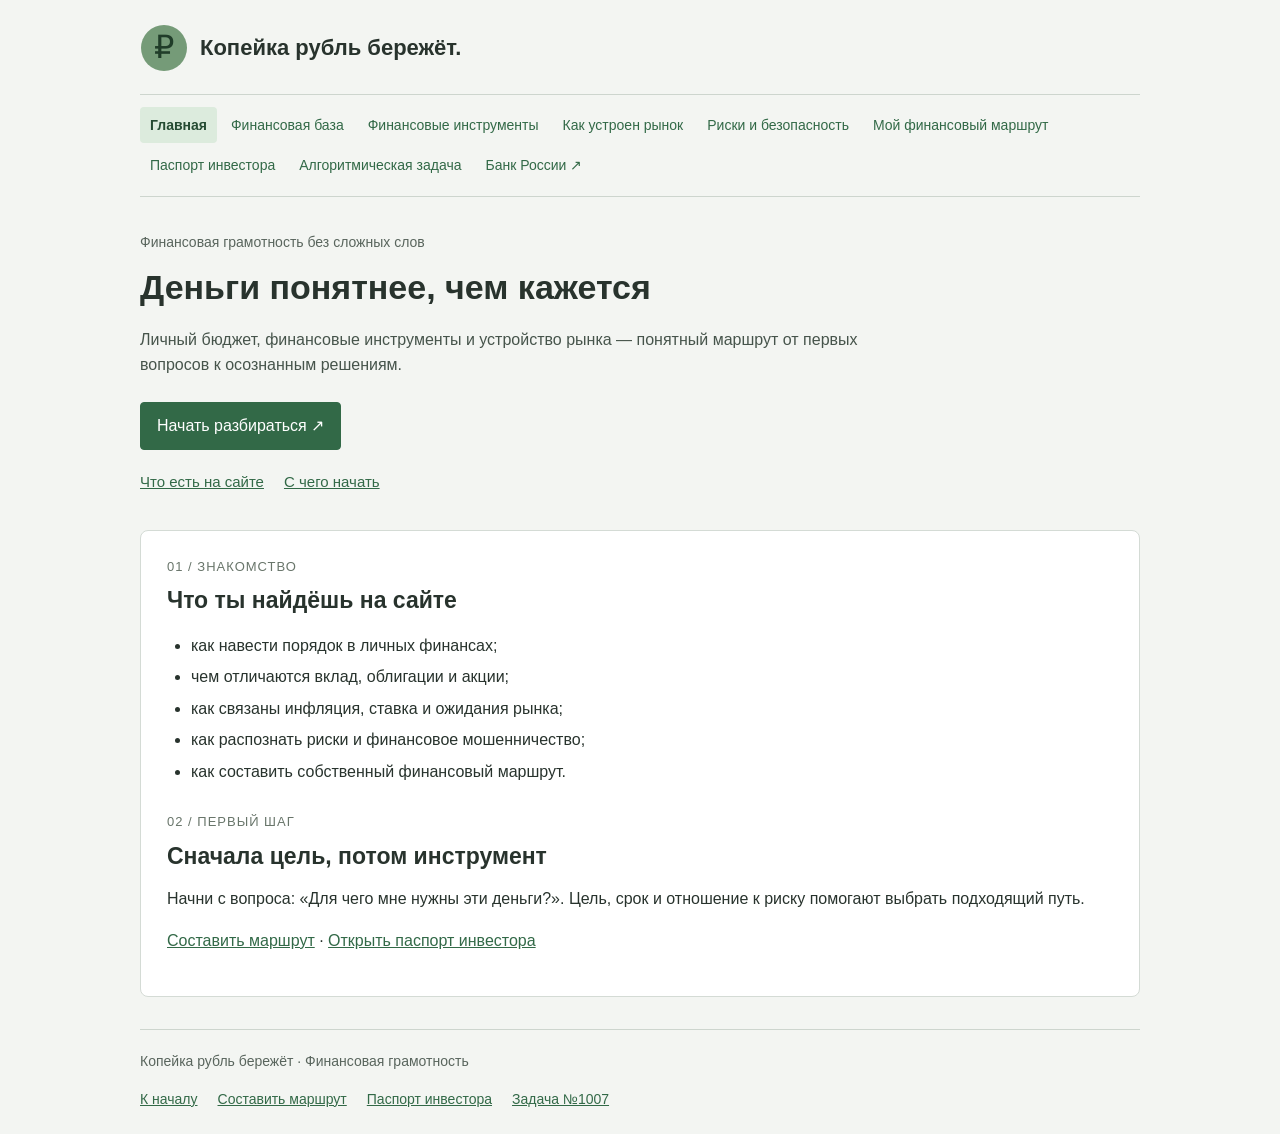
<file: index.html>
<!DOCTYPE html>
<html lang="ru">
<head>
    <meta charset="UTF-8">
    <meta name="viewport" content="width=device-width, initial-scale=1">
    <title>Копейка рубль бережёт</title>
    <link rel="stylesheet" href="style.css">
</head>

<body id="top">

<header class="header container">
    <a class="brand" href="index.html">
        <img src="images/logo.svg"
             alt="Монета со знаком рубля"
             width="48" height="48">
        Копейка рубль бережёт.
    </a>

    <nav class="primary-nav" aria-label="Основная навигация">
        <a href="index.html" class="active" aria-current="page">Главная</a>
        <a href="basics.html">Финансовая база</a>
        <a href="instruments.html">Финансовые инструменты</a>
        <a href="market.html">Как устроен рынок</a>
        <a href="safety.html">Риски и безопасность</a>
        <a href="planner.html">Мой финансовый маршрут</a>
        <a href="passport.html">Паспорт инвестора</a>
        <a href="task.html">Алгоритмическая задача</a>
        <a href="https://www.cbr.ru/"
           target="_blank" rel="noopener noreferrer">Банк России ↗</a>
    </nav>
</header>

<main class="container">
    <div class="hero">
        <span class="eyebrow">
            Финансовая грамотность без сложных слов
        </span>

        <h1>Деньги понятнее, чем кажется</h1>

        <p class="intro">
            Личный бюджет, финансовые инструменты и устройство рынка —
            понятный маршрут от первых вопросов к осознанным решениям.
        </p>
    </div>

    <a class="button-link" href="basics.html">
        Начать разбираться ↗
    </a>

    <nav class="section-nav" aria-label="Разделы страницы">
        <a href="#content">Что есть на сайте</a>
        <a href="#start">С чего начать</a>
    </nav>

    <div class="cards">
        <section class="card" id="content">
            <span class="card-number">01 / ЗНАКОМСТВО</span>
            <h2>Что ты найдёшь на сайте</h2>

            <ul>
                <li>как навести порядок в личных финансах;</li>
                <li>чем отличаются вклад, облигации и акции;</li>
                <li>как связаны инфляция, ставка и ожидания рынка;</li>
                <li>как распознать риски и финансовое мошенничество;</li>
                <li>как составить собственный финансовый маршрут.</li>
            </ul>
        </section>

        <section class="card" id="start">
            <span class="card-number">02 / ПЕРВЫЙ ШАГ</span>
            <h2>Сначала цель, потом инструмент</h2>

            <p>
                Начни с вопроса: «Для чего мне нужны эти деньги?».
                Цель, срок и отношение к риску помогают выбрать
                подходящий путь.
            </p>

            <p>
                <a href="planner.html#route-form">Составить маршрут</a>
                ·
                <a href="passport.html">Открыть паспорт инвестора</a>
            </p>
        </section>
    </div>
</main>

<footer class="footer container">
    <p>Копейка рубль бережёт · Финансовая грамотность</p>

    <nav aria-label="Навигация внизу страницы">
        <a href="#top">К началу</a>
        <a href="planner.html#route-form">Составить маршрут</a>
        <a href="passport.html">Паспорт инвестора</a>
        <a href="task.html">Задача №1007</a>
    </nav>
</footer>

</body>
</html>
</file>
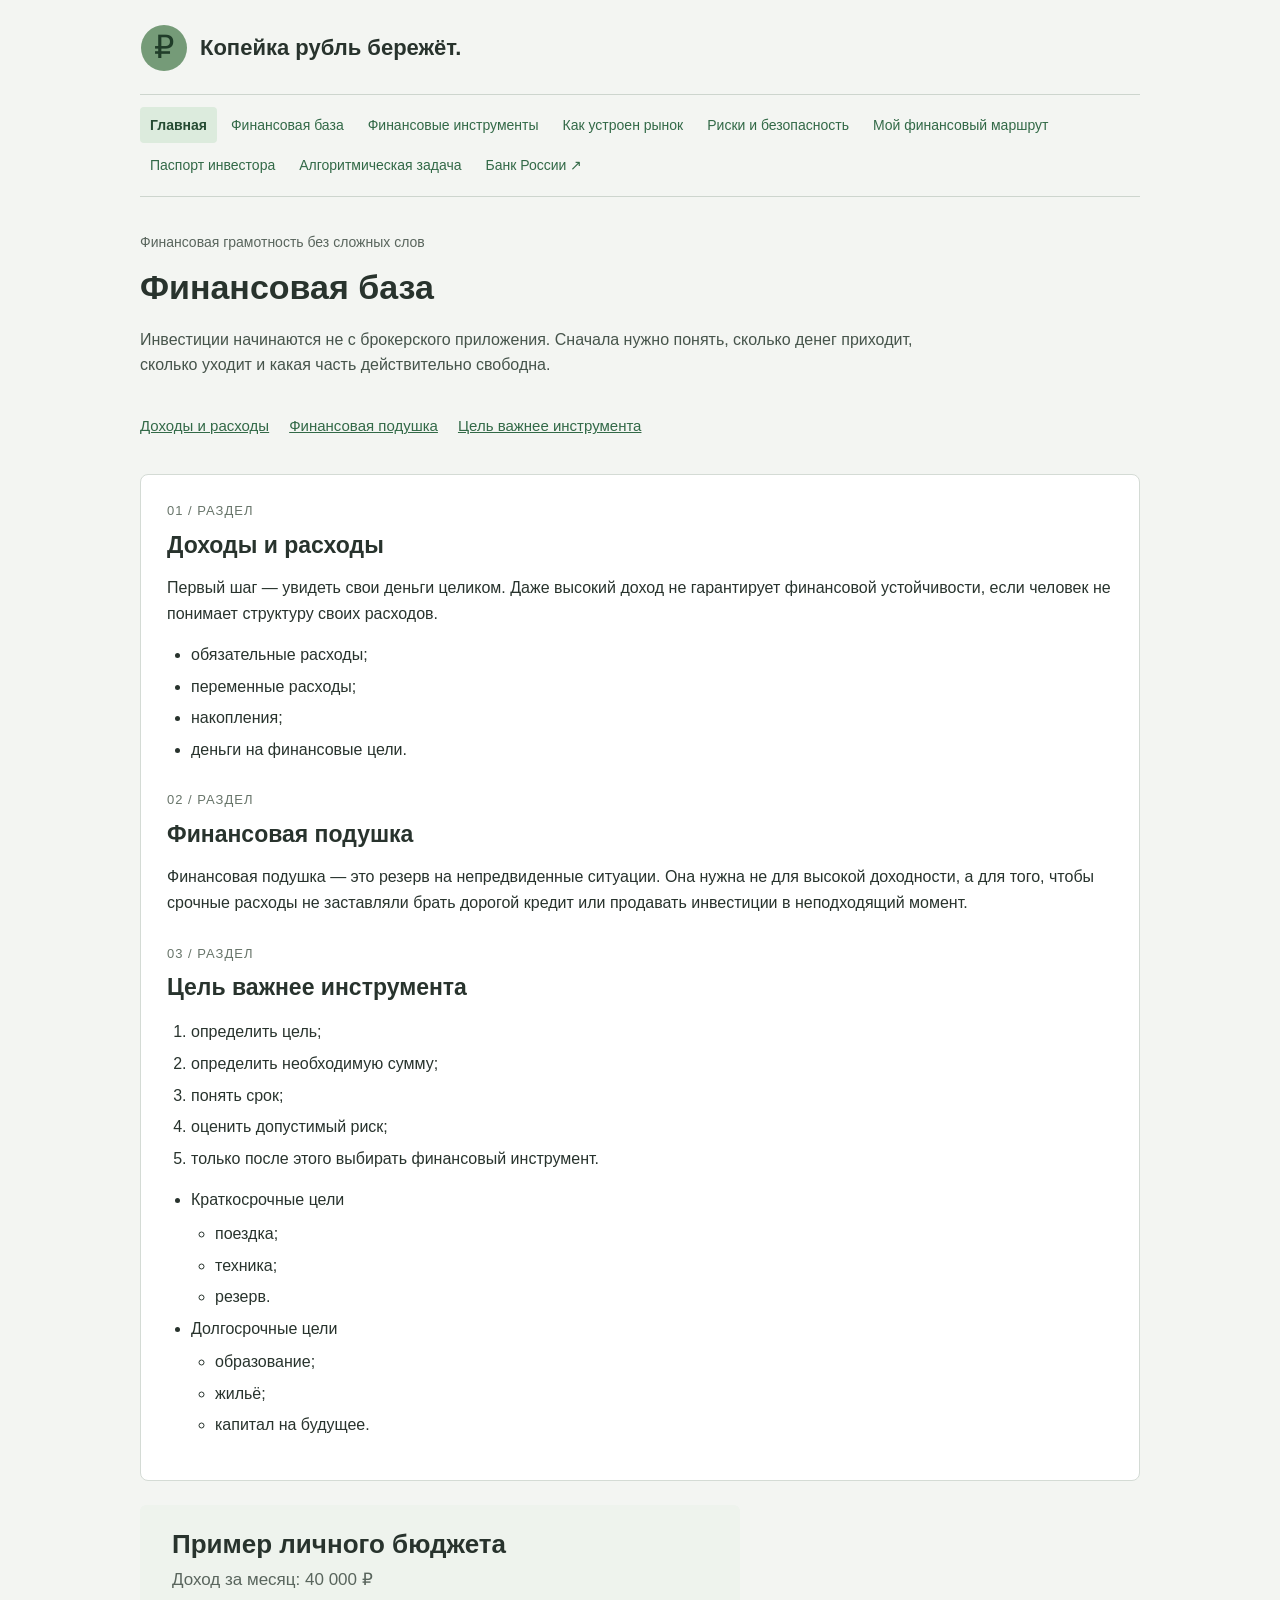
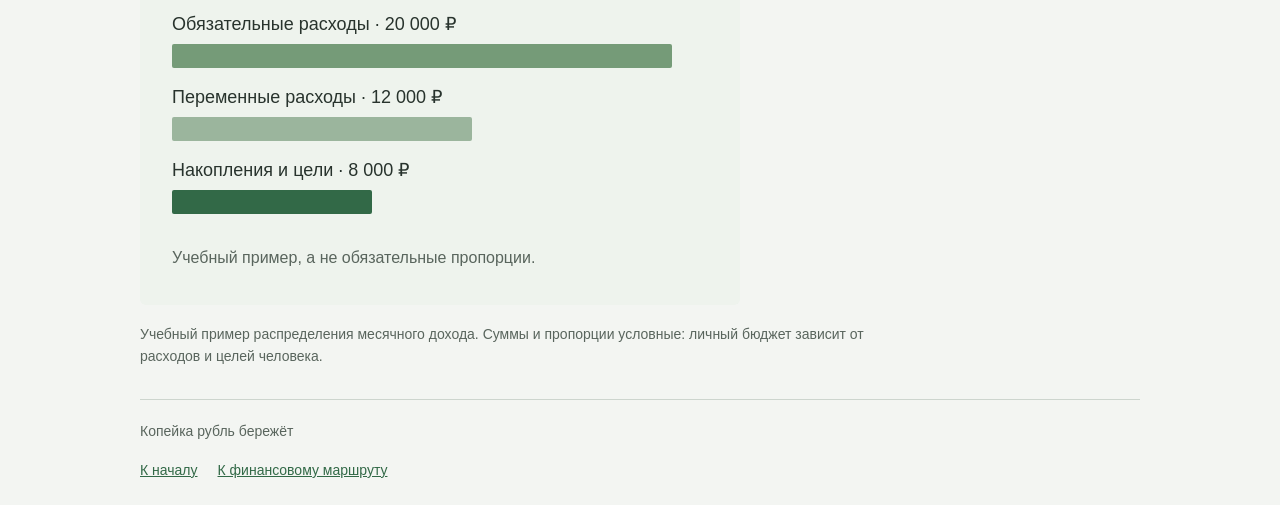
<file: basics.html>
<!DOCTYPE html>
<html lang="ru">

<head>
    <meta charset="UTF-8">
    <meta name="viewport" content="width=device-width, initial-scale=1">
    <title>Финансовая база</title>
    <link rel="stylesheet" href="style.css">
</head>

<body id="top">
        <header class="header container">
        <a class="brand" href="index.html">
            <img src="images/logo.svg" alt="Логотип: монета со знаком рубля" width="48" height="48">
            Копейка рубль бережёт.
        </a>

         <nav class="primary-nav" aria-label="Основная навигация">
        <a href="index.html" class="active" aria-current="page">Главная</a>
        <a href="basics.html">Финансовая база</a>
        <a href="instruments.html">Финансовые инструменты</a>
        <a href="market.html">Как устроен рынок</a>
        <a href="safety.html">Риски и безопасность</a>
        <a href="planner.html">Мой финансовый маршрут</a>
        <a href="passport.html">Паспорт инвестора</a>
        <a href="task.html">Алгоритмическая задача</a>
        <a href="https://www.cbr.ru/"
           target="_blank" rel="noopener noreferrer">Банк России ↗</a>
    </nav>

    </header>
<main class="container">
<div class="hero">
<span class="eyebrow">Финансовая грамотность без сложных слов</span>
<h1>Финансовая база</h1>
<p class="intro">
        Инвестиции начинаются не с брокерского приложения.
        Сначала нужно понять, сколько денег приходит,
        сколько уходит и какая часть действительно свободна.
    </p>
</div>
<nav class="section-nav" aria-label="Разделы страницы">
    <a href="#budget">Доходы и расходы</a>
    <a href="#reserve">Финансовая подушка</a>
    <a href="#goal">Цель важнее инструмента</a>
        </nav>
<div class="cards">
<section class="card">
<span class="card-number">01 / РАЗДЕЛ</span>
<h2 id="budget">Доходы и расходы</h2>

    <p>
        Первый шаг — увидеть свои деньги целиком.
        Даже высокий доход не гарантирует финансовой устойчивости,
        если человек не понимает структуру своих расходов.
    </p>

    <ul>
        <li>обязательные расходы;</li>
        <li>переменные расходы;</li>
        <li>накопления;</li>
        <li>деньги на финансовые цели.</li>
    </ul>
</section>
<section class="card">
<span class="card-number">02 / РАЗДЕЛ</span>
<h2 id="reserve">Финансовая подушка</h2>

    <p>
        Финансовая подушка — это резерв на непредвиденные ситуации.
        Она нужна не для высокой доходности, а для того,
        чтобы срочные расходы не заставляли брать дорогой кредит
        или продавать инвестиции в неподходящий момент.
    </p>
</section>
<section class="card">
<span class="card-number">03 / РАЗДЕЛ</span>
<h2 id="goal">Цель важнее инструмента</h2>

    <ol>
        <li>определить цель;</li>
        <li>определить необходимую сумму;</li>
        <li>понять срок;</li>
        <li>оценить допустимый риск;</li>
        <li>только после этого выбирать финансовый инструмент.</li>
    </ol>

    <ul>
        <li>
            Краткосрочные цели
            <ul>
                <li>поездка;</li>
                <li>техника;</li>
                <li>резерв.</li>
            </ul>
        </li>

        <li>
            Долгосрочные цели
            <ul>
                <li>образование;</li>
                <li>жильё;</li>
                <li>капитал на будущее.</li>
            </ul>
        </li>
    </ul>
</section>
</div>

<figure>
    <img src="images/budget.svg" width="600" height="400" alt="Пример бюджета: из 40 тысяч рублей 20 тысяч идут на обязательные расходы, 12 тысяч на переменные и 8 тысяч на накопления и цели.">
    <figcaption>Учебный пример распределения месячного дохода. Суммы и пропорции условные: личный бюджет зависит от расходов и целей человека.</figcaption>
</figure>
</main>
<footer class="footer container">
    <p>Копейка рубль бережёт </p>
    <nav aria-label="Навигация внизу страницы">
        <a href="#top">К началу</a>
        <a href="planner.html#parameters">К финансовому маршруту</a>
    </nav>
</footer>
</body>

</html>
</file>
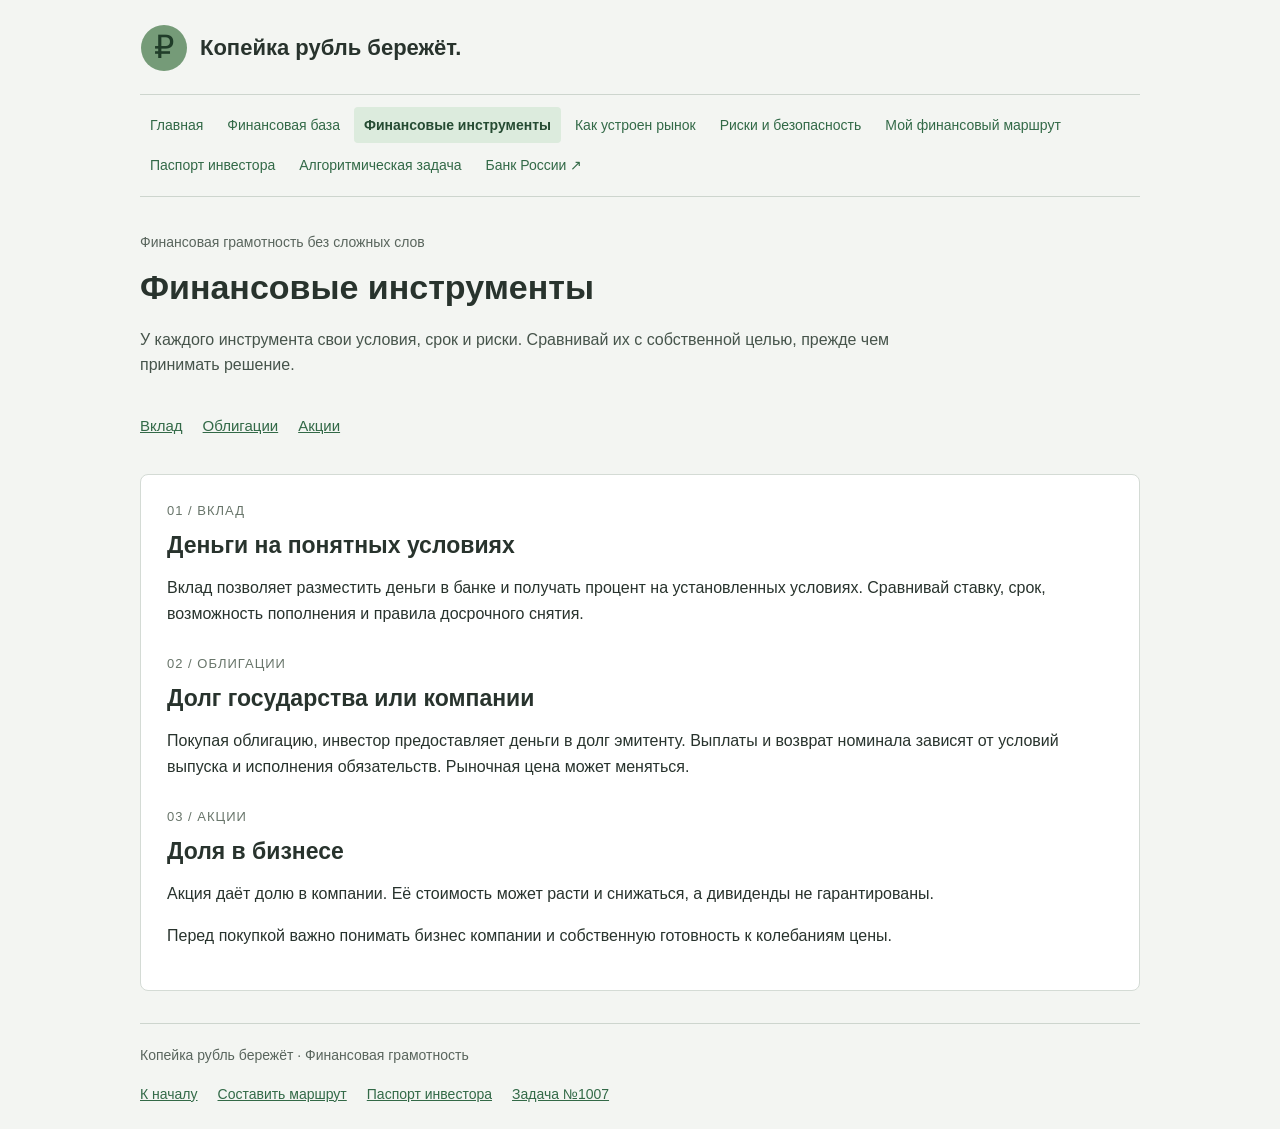
<file: instruments.html>
<!DOCTYPE html>
<html lang="ru">
<head>
    <meta charset="UTF-8">
    <meta name="viewport" content="width=device-width, initial-scale=1">
    <title>Финансовые инструменты</title>
    <link rel="stylesheet" href="style.css">
</head>

<body id="top">

<header class="header container">
    <a class="brand" href="index.html">
        <img src="images/logo.svg"
             alt="Монета со знаком рубля"
             width="48" height="48">
        Копейка рубль бережёт.
    </a>

    <nav class="primary-nav" aria-label="Основная навигация">
        <a href="index.html">Главная</a>
        <a href="basics.html">Финансовая база</a>
        <a href="instruments.html" class="active"
           aria-current="page">Финансовые инструменты</a>
        <a href="market.html">Как устроен рынок</a>
        <a href="safety.html">Риски и безопасность</a>
        <a href="planner.html">Мой финансовый маршрут</a>
        <a href="passport.html">Паспорт инвестора</a>
        <a href="task.html">Алгоритмическая задача</a>
        <a href="https://www.cbr.ru/"
           target="_blank" rel="noopener noreferrer">Банк России ↗</a>
    </nav>
</header>

<main class="container">
    <div class="hero">
        <span class="eyebrow">
            Финансовая грамотность без сложных слов
        </span>

        <h1>Финансовые инструменты</h1>

        <p class="intro">
            У каждого инструмента свои условия, срок и риски.
            Сравнивай их с собственной целью,
            прежде чем принимать решение.
        </p>
    </div>

    <nav class="section-nav" aria-label="Разделы страницы">
        <a href="#deposit">Вклад</a>
        <a href="#bonds">Облигации</a>
        <a href="#stocks">Акции</a>
    </nav>

    <div class="cards">
        <section class="card" id="deposit">
            <span class="card-number">01 / ВКЛАД</span>
            <h2>Деньги на понятных условиях</h2>

            <p>
                Вклад позволяет разместить деньги в банке
                и получать процент на установленных условиях.
                Сравнивай ставку, срок, возможность пополнения
                и правила досрочного снятия.
            </p>
        </section>

        <section class="card" id="bonds">
            <span class="card-number">02 / ОБЛИГАЦИИ</span>
            <h2>Долг государства или компании</h2>

            <p>
                Покупая облигацию, инвестор предоставляет деньги
                в долг эмитенту. Выплаты и возврат номинала зависят
                от условий выпуска и исполнения обязательств.
                Рыночная цена может меняться.
            </p>
        </section>

        <section class="card" id="stocks">
            <span class="card-number">03 / АКЦИИ</span>
            <h2>Доля в бизнесе</h2>

            <p>
                Акция даёт долю в компании.
                Её стоимость может расти и снижаться,
                а дивиденды не гарантированы.
            </p>

            <p>
                Перед покупкой важно понимать бизнес компании
                и собственную готовность к колебаниям цены.
            </p>
        </section>
    </div>
</main>

<footer class="footer container">
    <p>Копейка рубль бережёт · Финансовая грамотность</p>

    <nav aria-label="Навигация внизу страницы">
        <a href="#top">К началу</a>
        <a href="planner.html#route-form">Составить маршрут</a>
        <a href="passport.html">Паспорт инвестора</a>
        <a href="task.html">Задача №1007</a>
    </nav>
</footer>

</body>
</html>
</file>
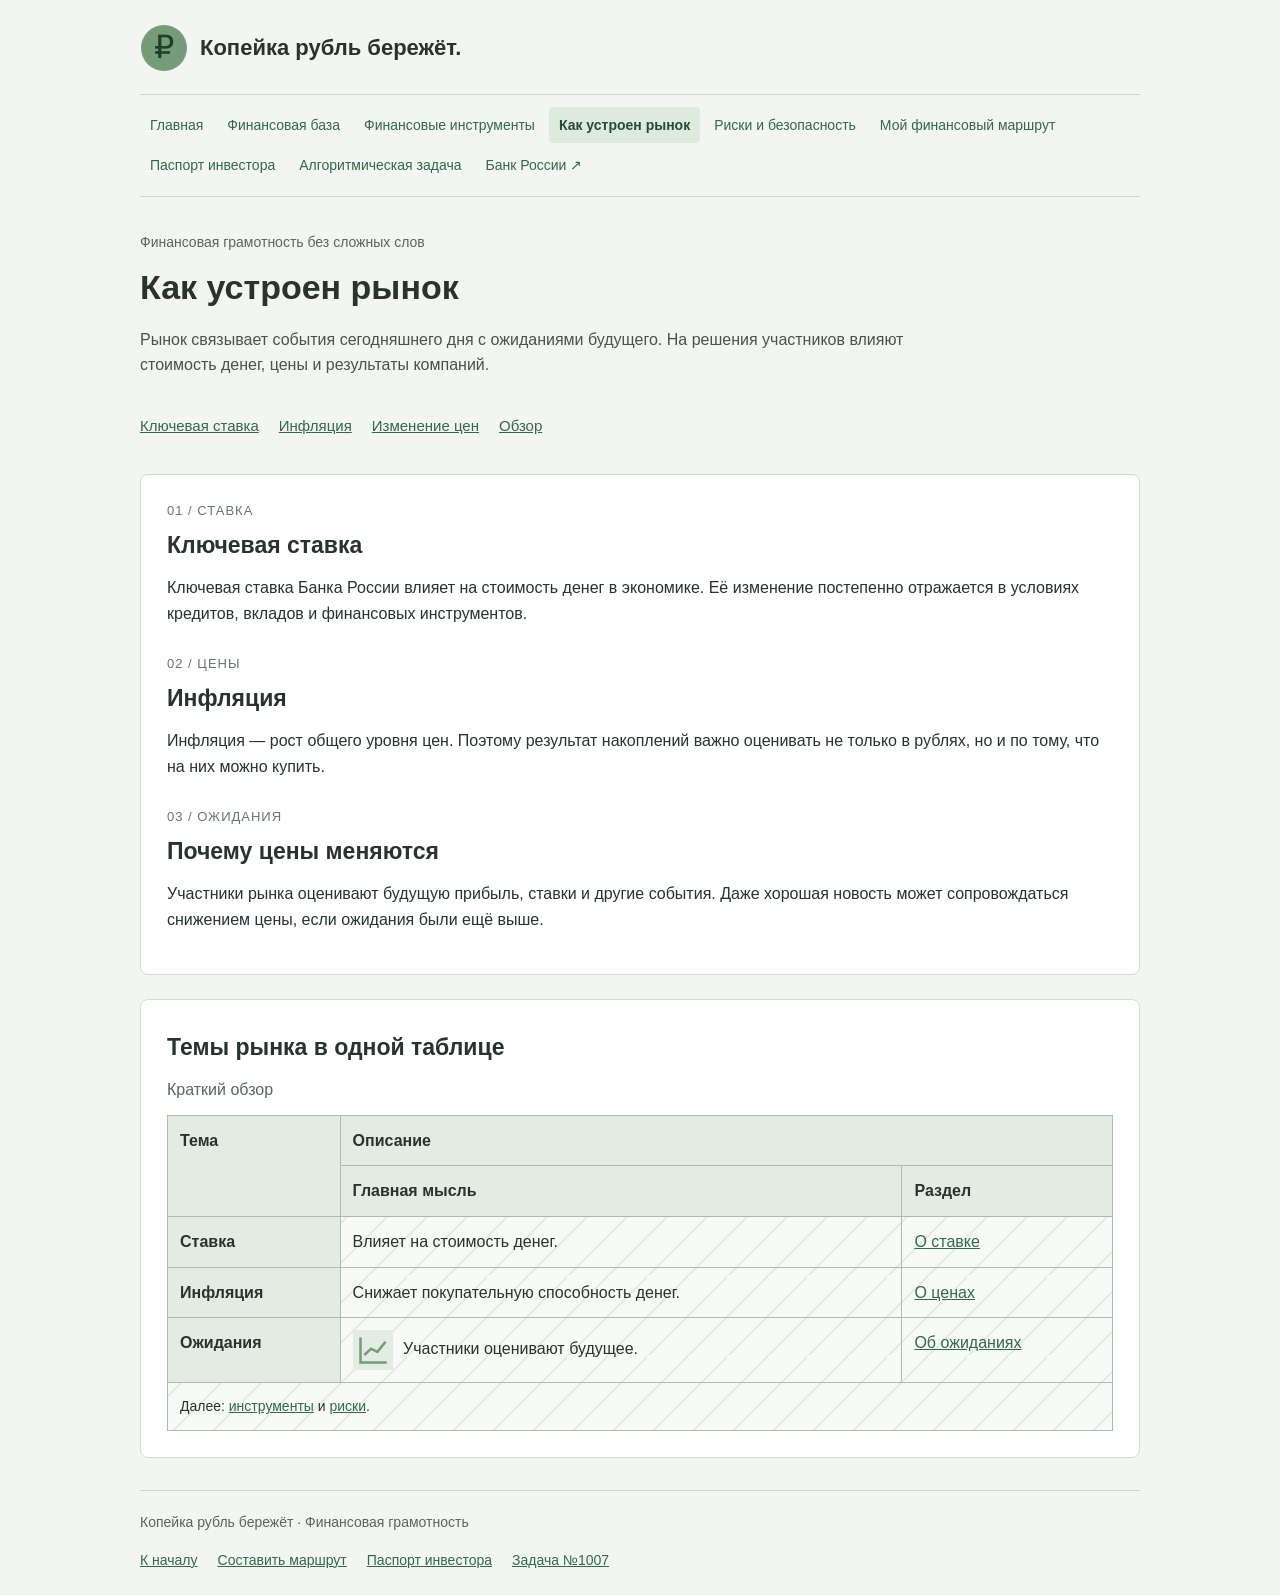
<file: market.html>
<!DOCTYPE html>
<html lang="ru">
<head>
    <meta charset="UTF-8">
    <meta name="viewport" content="width=device-width, initial-scale=1">
    <title>Как устроен рынок</title>
    <link rel="stylesheet" href="style.css">
</head>

<body id="top">

<header class="header container">
    <a class="brand" href="index.html">
        <img src="images/logo.svg"
             alt="Монета со знаком рубля"
             width="48" height="48">
        Копейка рубль бережёт.
    </a>

    <nav class="primary-nav" aria-label="Основная навигация">
        <a href="index.html">Главная</a>
        <a href="basics.html">Финансовая база</a>
        <a href="instruments.html">Финансовые инструменты</a>
        <a href="market.html" class="active"
           aria-current="page">Как устроен рынок</a>
        <a href="safety.html">Риски и безопасность</a>
        <a href="planner.html">Мой финансовый маршрут</a>
        <a href="passport.html">Паспорт инвестора</a>
        <a href="task.html">Алгоритмическая задача</a>
        <a href="https://www.cbr.ru/"
           target="_blank" rel="noopener noreferrer">Банк России ↗</a>
    </nav>
</header>

<main class="container">
    <div class="hero">
        <span class="eyebrow">
            Финансовая грамотность без сложных слов
        </span>

        <h1>Как устроен рынок</h1>

        <p class="intro">
            Рынок связывает события сегодняшнего дня
            с ожиданиями будущего. На решения участников влияют
            стоимость денег, цены и результаты компаний.
        </p>
    </div>

    <nav class="section-nav" aria-label="Разделы страницы">
        <a href="#key-rate">Ключевая ставка</a>
        <a href="#inflation">Инфляция</a>
        <a href="#changes">Изменение цен</a>
        <a href="#market-table">Обзор</a>
    </nav>

    <div class="cards">
        <section class="card" id="key-rate">
            <span class="card-number">01 / СТАВКА</span>
            <h2>Ключевая ставка</h2>

            <p>
                Ключевая ставка Банка России влияет
                на стоимость денег в экономике.
                Её изменение постепенно отражается
                в условиях кредитов, вкладов
                и финансовых инструментов.
            </p>
        </section>

        <section class="card" id="inflation">
            <span class="card-number">02 / ЦЕНЫ</span>
            <h2>Инфляция</h2>

            <p>
                Инфляция — рост общего уровня цен.
                Поэтому результат накоплений важно оценивать
                не только в рублях, но и по тому,
                что на них можно купить.
            </p>
        </section>

        <section class="card" id="changes">
            <span class="card-number">03 / ОЖИДАНИЯ</span>
            <h2>Почему цены меняются</h2>

            <p>
                Участники рынка оценивают будущую прибыль,
                ставки и другие события.
                Даже хорошая новость может сопровождаться
                снижением цены, если ожидания были ещё выше.
            </p>
        </section>
    </div>

    <section class="table-card" id="market-table">
        <h2>Темы рынка в одной таблице</h2>

        <table class="finance-table">
            <caption>Краткий обзор</caption>

            <thead>
                <tr>
                    <th rowspan="2" scope="col">Тема</th>
                    <th colspan="2" scope="colgroup">Описание</th>
                </tr>

                <tr>
                    <th scope="col">Главная мысль</th>
                    <th scope="col">Раздел</th>
                </tr>
            </thead>

            <tbody>
                <tr>
                    <th scope="row">Ставка</th>
                    <td>Влияет на стоимость денег.</td>
                    <td><a href="#key-rate">О ставке</a></td>
                </tr>

                <tr>
                    <th scope="row">Инфляция</th>
                    <td>Снижает покупательную способность денег.</td>
                    <td><a href="#inflation">О ценах</a></td>
                </tr>

                <tr>
                    <th scope="row">Ожидания</th>
                    <td>
                        <img src="images/market-icon.svg"
                             width="40" height="40"
                             alt="Линия колебания цены">
                        Участники оценивают будущее.
                    </td>
                    <td><a href="#changes">Об ожиданиях</a></td>
                </tr>
            </tbody>

            <tfoot>
                <tr>
                    <td colspan="3">
                        Далее:
                        <a href="instruments.html">инструменты</a>
                        и
                        <a href="safety.html">риски</a>.
                    </td>
                </tr>
            </tfoot>
        </table>
    </section>
</main>

<footer class="footer container">
    <p>Копейка рубль бережёт · Финансовая грамотность</p>

    <nav aria-label="Навигация внизу страницы">
        <a href="#top">К началу</a>
        <a href="planner.html#route-form">Составить маршрут</a>
        <a href="passport.html">Паспорт инвестора</a>
        <a href="task.html">Задача №1007</a>
    </nav>
</footer>

</body>
</html>
</file>
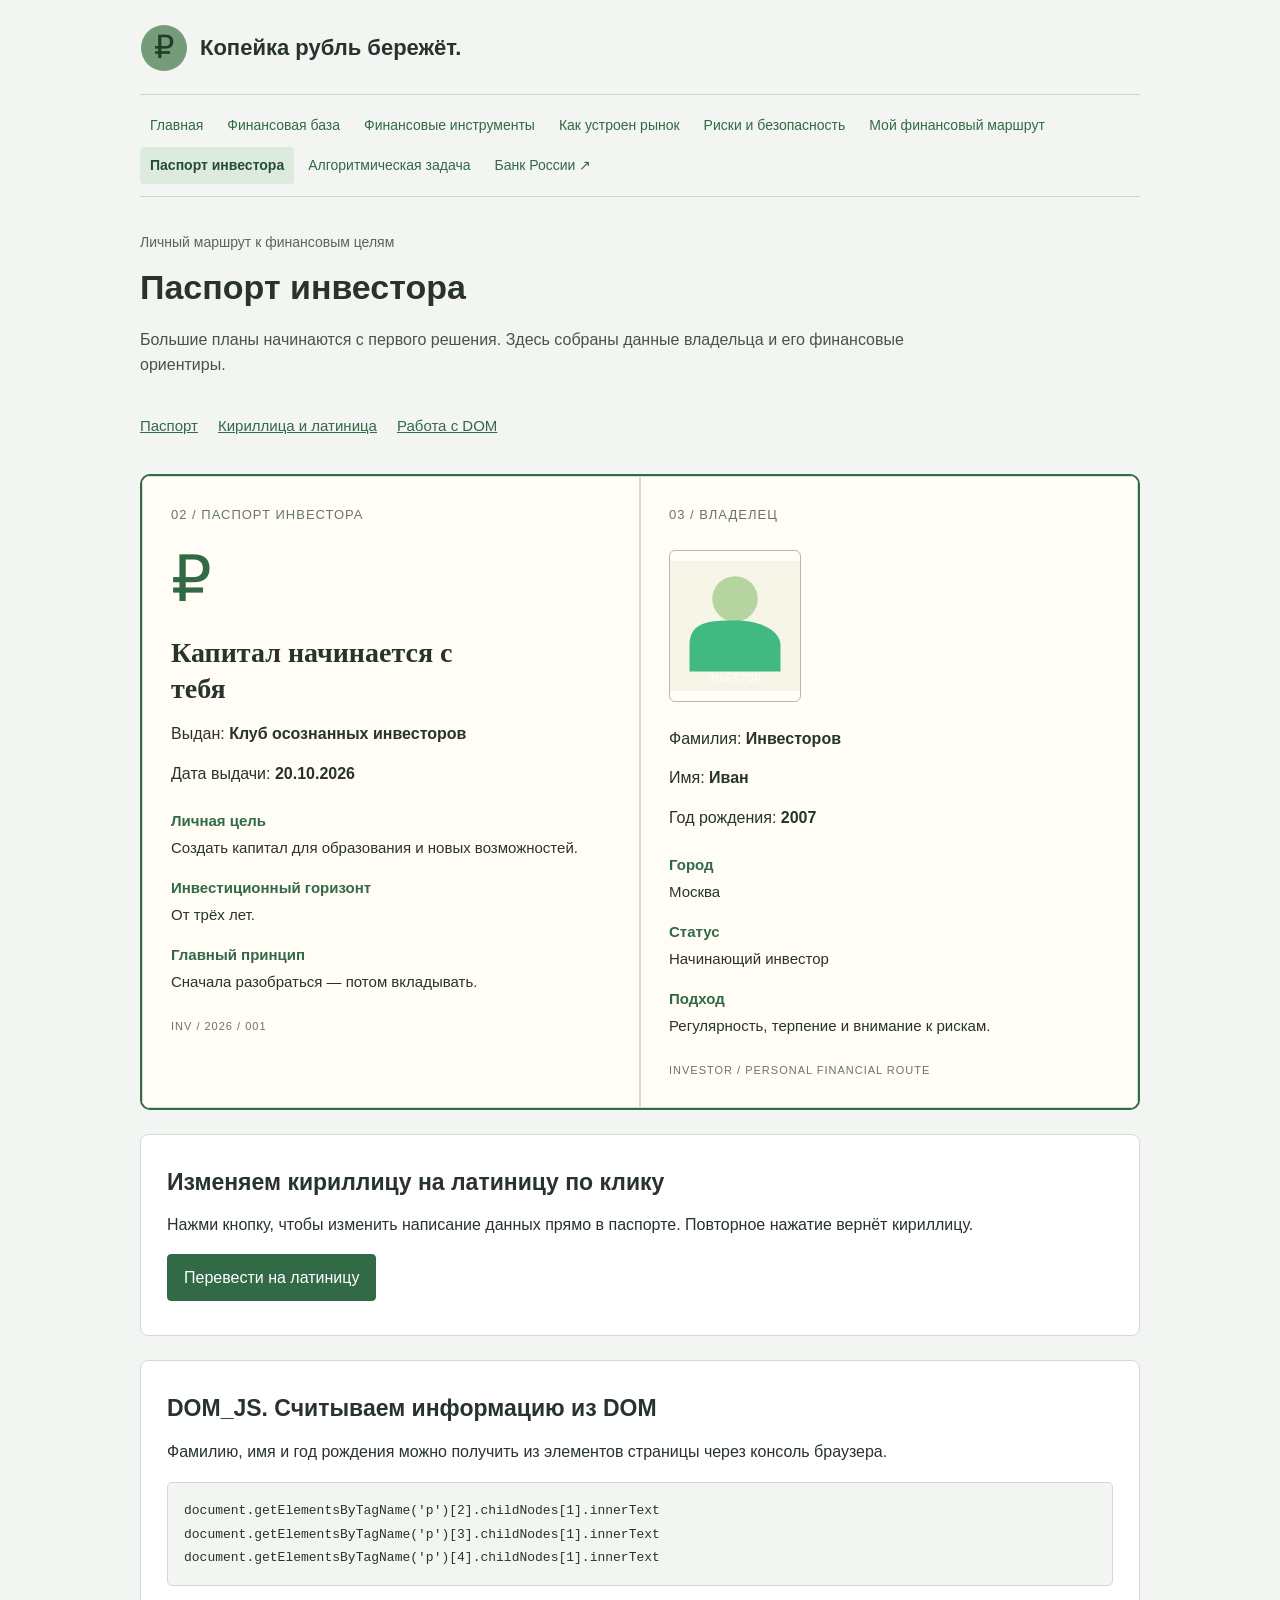
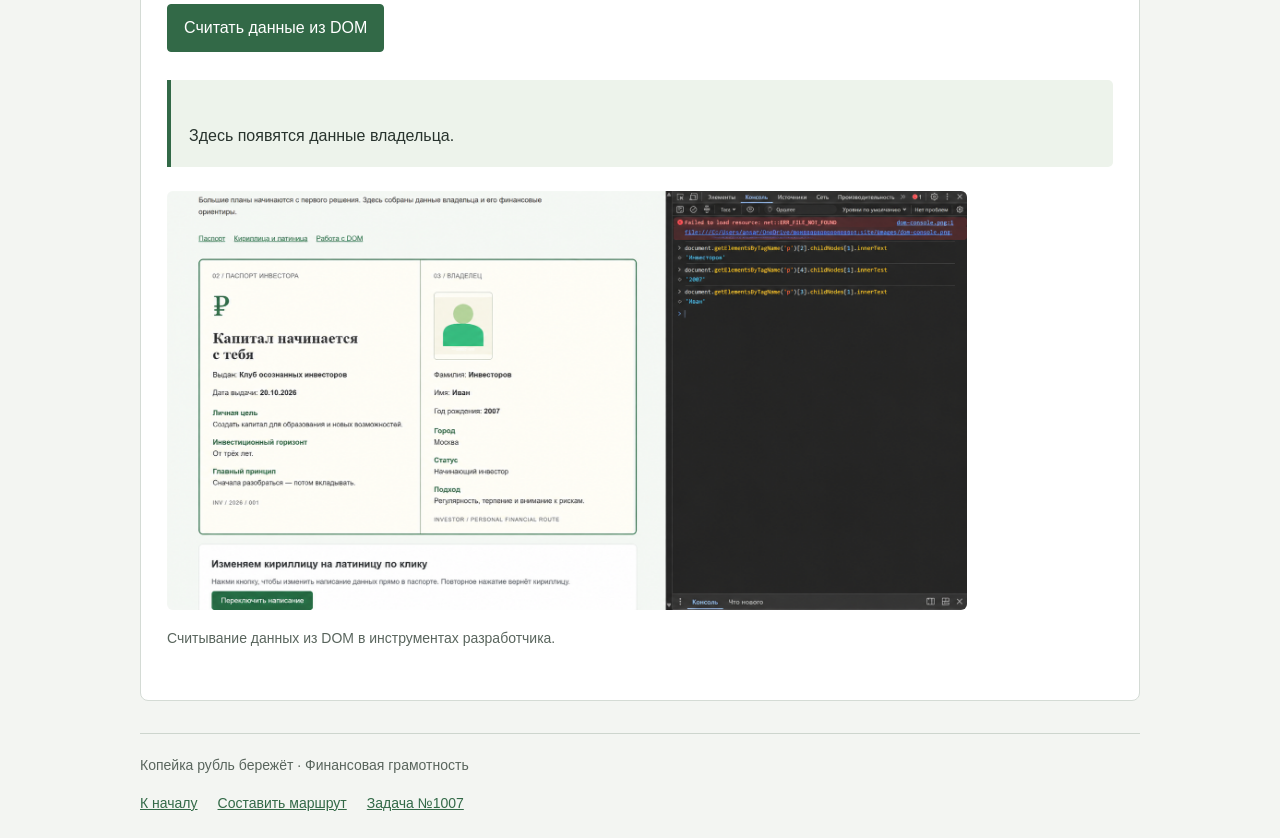
<file: passport.html>
<!DOCTYPE html>
<html lang="ru">

<head>
    <meta charset="UTF-8">
    <meta name="viewport" content="width=device-width, initial-scale=1">
    <title>Паспорт инвестора — DOM и латиница</title>
    <link rel="stylesheet" href="style.css">
</head>

<body id="top">

<header class="header container">
    <a class="brand" href="index.html">
        <img src="images/logo.svg"
             alt="Монета со знаком рубля"
             width="48" height="48">
        Копейка рубль бережёт.
    </a>

    <nav class="primary-nav" aria-label="Основная навигация">
        <a href="index.html">Главная</a>
        <a href="basics.html">Финансовая база</a>
        <a href="instruments.html">Финансовые инструменты</a>
        <a href="market.html">Как устроен рынок</a>
        <a href="safety.html">Риски и безопасность</a>
        <a href="planner.html">Мой финансовый маршрут</a>
        <a href="passport.html"
           class="active"
           aria-current="page">Паспорт инвестора</a>
        <a href="task.html">Алгоритмическая задача</a>
        <a href="https://www.cbr.ru/"
           target="_blank"
           rel="noopener noreferrer">Банк России ↗</a>
    </nav>
</header>

<main class="container">

    <div class="hero">
        <span class="eyebrow">
            Личный маршрут к финансовым целям
        </span>

        <h1>Паспорт инвестора</h1>

        <div class="intro">
            Большие планы начинаются с первого решения.
            Здесь собраны данные владельца и его финансовые ориентиры.
        </div>
    </div>

    <nav class="section-nav" aria-label="Разделы страницы">
        <a href="#passport">Паспорт</a>
        <a href="#translate">Кириллица и латиница</a>
        <a href="#dom">Работа с DOM</a>
    </nav>

    <div class="passport-book" id="passport">

        <section class="passport-page"
                 aria-label="Вторая страница паспорта">

            <span class="card-number">
                02 / ПАСПОРТ ИНВЕСТОРА
            </span>

            <div class="passport-symbol" aria-hidden="true">₽</div>

            <h2>Капитал начинается с тебя</h2>

            <p>Выдан: <span id="issuer">Клуб осознанных инвесторов</span></p>
            <p>Дата выдачи: <span>20.10.2026</span></p>

            <div class="passport-details">
                <strong>Личная цель</strong>
                <div>
                    Создать капитал для образования
                    и новых возможностей.
                </div>

                <strong>Инвестиционный горизонт</strong>
                <div>От трёх лет.</div>

                <strong>Главный принцип</strong>
                <div>
                    Сначала разобраться — потом вкладывать.
                </div>
            </div>

           
            <div class="passport-number">
                INV / 2026 / 001
            </div>
        </section>

        <section class="passport-page"
                 aria-label="Третья страница паспорта">

            <span class="card-number">
                03 / ВЛАДЕЛЕЦ
            </span>

            <img class="passport-avatar"
                 src="images/investor.svg"
                 width="130"
                 height="150"
                 alt="Силуэт владельца паспорта инвестора">

            <p>Фамилия: <span id="surname">Инвесторов</span></p>
            <p>Имя: <span id="first-name">Иван</span></p>
            <p>Год рождения: <span id="birth-year">2007</span></p>

            <div class="passport-details">
                <strong>Город</strong>
                <div id="city">Москва</div>

                <strong>Статус</strong>
                <div id="status">Начинающий инвестор</div>

                <strong>Подход</strong>
                <div>
                    Регулярность, терпение и внимание к рискам.
                </div>
            </div>

            <div class="passport-number">
                INVESTOR / PERSONAL FINANCIAL ROUTE
            </div>
        </section>

    </div>

    <section class="form-card" id="translate">
        <h2>Изменяем кириллицу на латиницу по клику</h2>

        <p>
            Нажми кнопку, чтобы изменить написание данных
            прямо в паспорте. Повторное нажатие вернёт кириллицу.
        </p>

        <button type="button" id="language-button">
            Перевести на латиницу
        </button>
    </section>

    <section class="form-card" id="dom">
        <h2>DOM_JS. Считываем информацию из DOM</h2>

        <p>
            Фамилию, имя и год рождения можно получить
            из элементов страницы через консоль браузера.
        </p>

        <pre><code>document.getElementsByTagName('p')[2].childNodes[1].innerText
document.getElementsByTagName('p')[3].childNodes[1].innerText
document.getElementsByTagName('p')[4].childNodes[1].innerText</code></pre>

        <button type="button" id="read-button">
            Считать данные из DOM
        </button>

        <p class="result-box"
           id="dom-result"
           aria-live="polite">
            Здесь появятся данные владельца.
        </p>

        <figure id="dom-screenshot" hidden>
            <img id="dom-image"
                 width="800"
                 alt="Получение фамилии, имени и года рождения из DOM в консоли браузера">

            <figcaption>
                Считывание данных из DOM
                в инструментах разработчика.
            </figcaption>
        </figure>
    </section>

</main>

<footer class="footer container">
    <p>Копейка рубль бережёт · Финансовая грамотность</p>

    <nav aria-label="Навигация внизу страницы">
        <a href="#top">К началу</a>
        <a href="planner.html#route-form">Составить маршрут</a>
        <a href="task.html">Задача №1007</a>
    </nav>
</footer>

<script>

    let latin = false;

    document.getElementById("language-button")
        .addEventListener("click", function () {
            latin = !latin;

            document.getElementById("surname").innerText =
                latin ? "Investorov" : "Инвесторов";

            document.getElementById("first-name").innerText =
                latin ? "Ivan" : "Иван";

            document.getElementById("issuer").innerText =
                latin
                    ? "Klub osoznannykh investorov"
                    : "Клуб осознанных инвесторов";

            document.getElementById("city").innerText =
                latin ? "Moskva" : "Москва";

            document.getElementById("status").innerText =
                latin
                    ? "Nachinayushchiy investor"
                    : "Начинающий инвестор";

            this.innerText =
                latin
                    ? "Вернуть кириллицу"
                    : "Перевести на латиницу";

            document.getElementById("dom-result").innerText =
                "Данные изменены. Нажми «Считать данные из DOM».";
        });


    document.getElementById("read-button")
        .addEventListener("click", function () {
            const paragraphs = document.getElementsByTagName("p");

            const surname =
                paragraphs[2].childNodes[1].innerText;

            const firstName =
                paragraphs[3].childNodes[1].innerText;

            const birthYear =
                paragraphs[4].childNodes[1].innerText;

            document.getElementById("dom-result").innerText =
                "Фамилия: " + surname +
                "\nИмя: " + firstName +
                "\nГод рождения: " + birthYear;
        });


    const screenshot = document.getElementById("dom-image");

    screenshot.addEventListener("load", function () {
        document.getElementById("dom-screenshot").hidden = false;
    });

    screenshot.src = "images/dom-console.png";
</script>

</body>
</html>
</file>
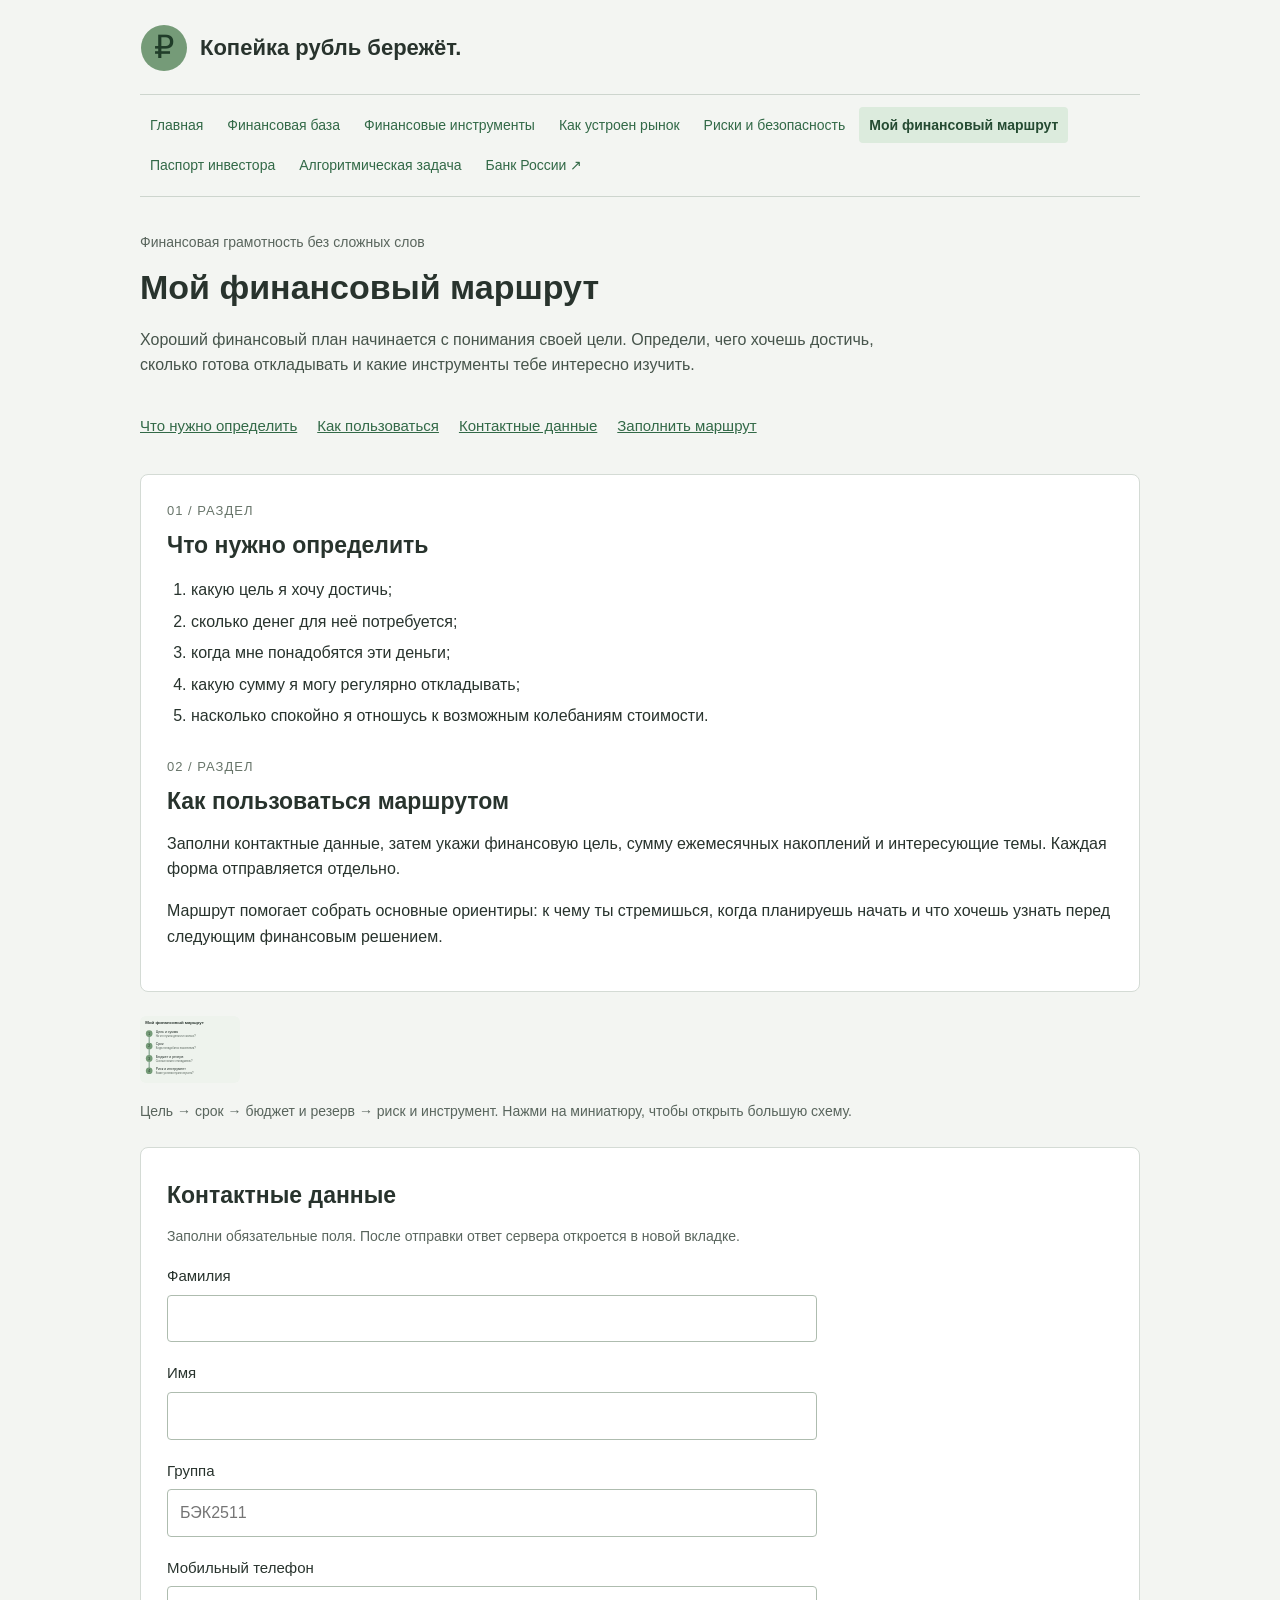
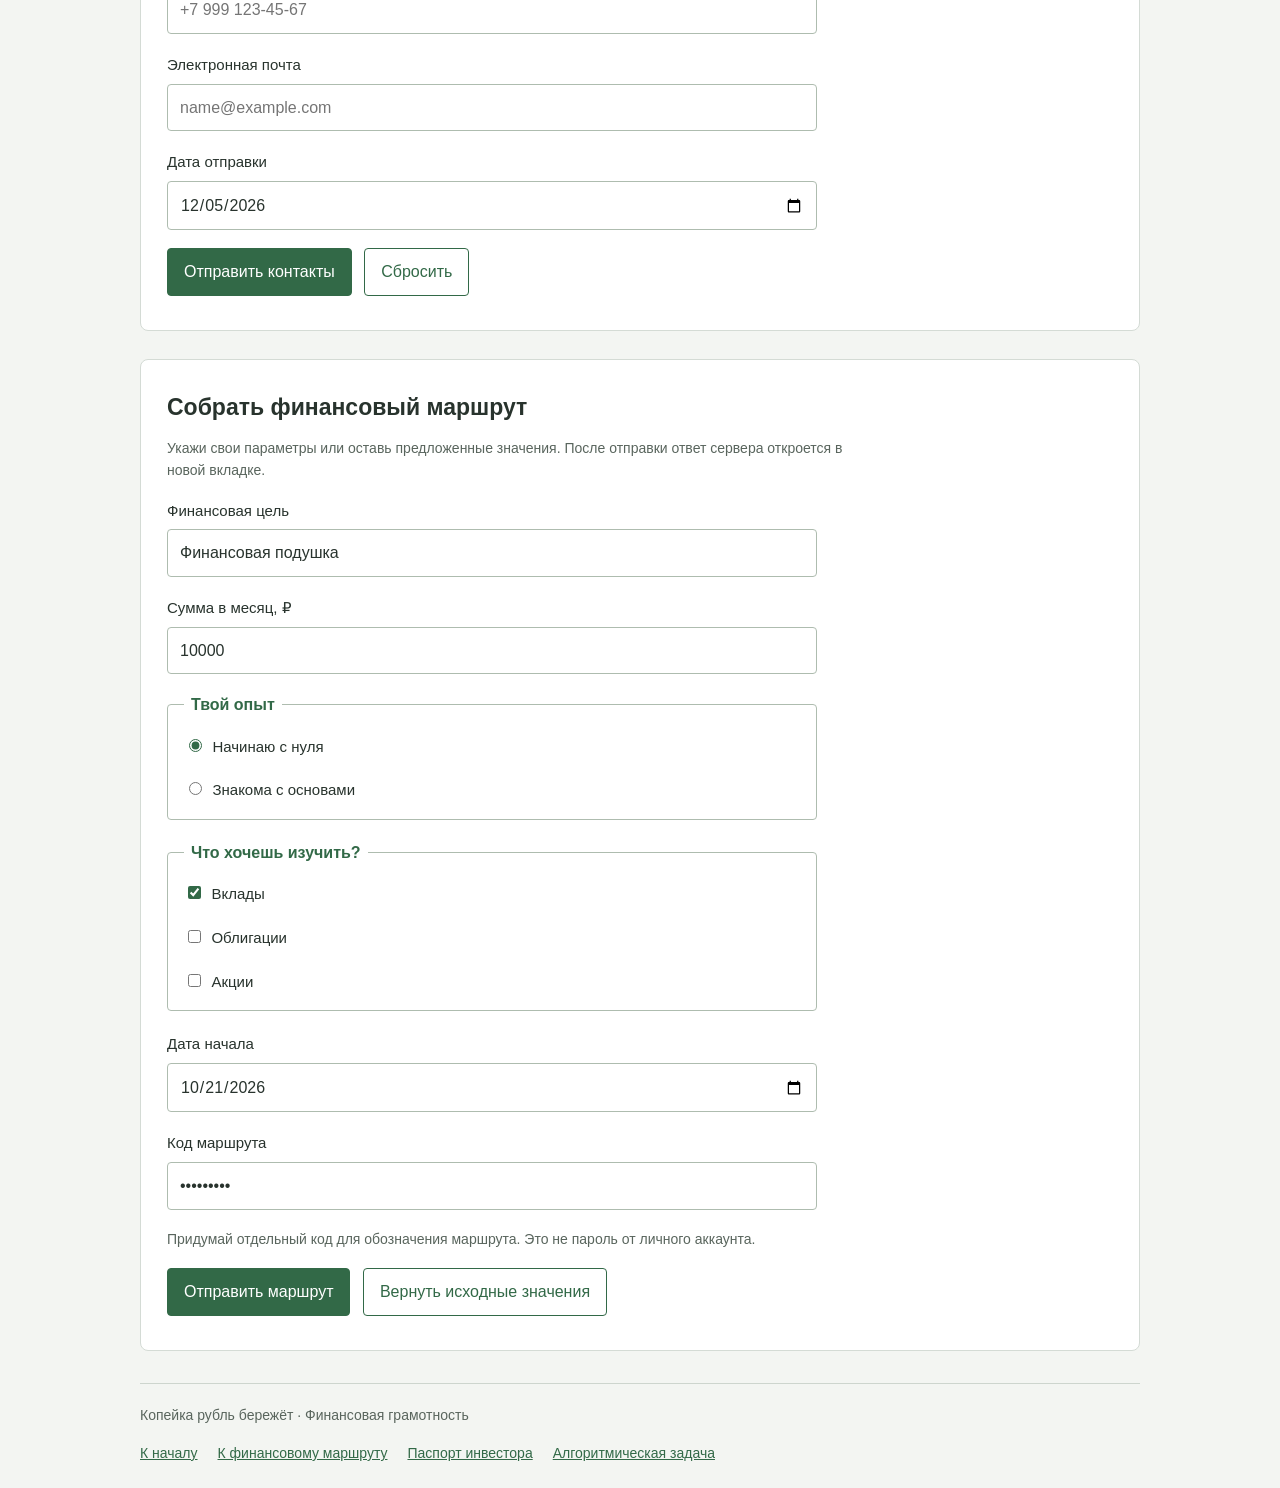
<file: planner.html>
<!DOCTYPE html>
<html lang="ru">

<head>
    <meta charset="UTF-8">
    <meta name="viewport" content="width=device-width, initial-scale=1">
    <title>Мой финансовый маршрут</title>
    <link rel="stylesheet" href="style.css">
</head>

<body id="top">

<header class="header container">
    <a class="brand" href="index.html">
        <img src="images/logo.svg"
             alt="Логотип: монета со знаком рубля"
             width="48"
             height="48">
        Копейка рубль бережёт.
    </a>

    <nav class="primary-nav" aria-label="Основная навигация">
        <a href="index.html">Главная</a>
        <a href="basics.html">Финансовая база</a>
        <a href="instruments.html">Финансовые инструменты</a>
        <a href="market.html">Как устроен рынок</a>
        <a href="safety.html">Риски и безопасность</a>

        <a href="planner.html"
           class="active"
           aria-current="page">Мой финансовый маршрут</a>

        <a href="passport.html">Паспорт инвестора</a>
        <a href="task.html">Алгоритмическая задача</a>

        <a href="https://www.cbr.ru/"
           target="_blank"
           rel="noopener noreferrer">Банк России ↗</a>
    </nav>
</header>

<main class="container">

    <div class="hero">
        <span class="eyebrow">
            Финансовая грамотность без сложных слов
        </span>

        <h1>Мой финансовый маршрут</h1>

        <p class="intro">
            Хороший финансовый план начинается с понимания своей цели.
            Определи, чего хочешь достичь, сколько готова откладывать
            и какие инструменты тебе интересно изучить.
        </p>
    </div>

    <nav class="section-nav" aria-label="Разделы страницы">
        <a href="#parameters">Что нужно определить</a>
        <a href="#next">Как пользоваться</a>
        <a href="#contact">Контактные данные</a>
        <a href="#route-form">Заполнить маршрут</a>
    </nav>

    <div class="cards">

        <section class="card">
            <span class="card-number">01 / РАЗДЕЛ</span>

            <h2 id="parameters">Что нужно определить</h2>

            <ol>
                <li>какую цель я хочу достичь;</li>
                <li>сколько денег для неё потребуется;</li>
                <li>когда мне понадобятся эти деньги;</li>
                <li>какую сумму я могу регулярно откладывать;</li>
                <li>
                    насколько спокойно я отношусь
                    к возможным колебаниям стоимости.
                </li>
            </ol>
        </section>

        <section class="card">
            <span class="card-number">02 / РАЗДЕЛ</span>

            <h2 id="next">Как пользоваться маршрутом</h2>

            <p>
                Заполни контактные данные, затем укажи финансовую цель,
                сумму ежемесячных накоплений и интересующие темы.
                Каждая форма отправляется отдельно.
            </p>

            <p>
                Маршрут помогает собрать основные ориентиры:
                к чему ты стремишься, когда планируешь начать
                и что хочешь узнать перед следующим финансовым решением.
            </p>
        </section>

    </div>

    <figure>
        <a href="images/route-600x400.svg"
           target="_blank"
           rel="noopener noreferrer">

            <img src="images/route-600x400.svg"
                 width="100"
                 alt="Схема финансового маршрута">
        </a>

        <figcaption>
            Цель → срок → бюджет и резерв → риск и инструмент.
            Нажми на миниатюру, чтобы открыть большую схему.
        </figcaption>
    </figure>


    <section class="card form-card">
        <h2 id="contact">Контактные данные</h2>

        <p id="contact-note" class="form-note">
            Заполни обязательные поля.
            После отправки ответ сервера откроется в новой вкладке.
        </p>

        <form action="https://httpbin.org/post"
              method="post"
              target="_blank"
              rel="noopener noreferrer"
              aria-describedby="contact-note">

            <input type="hidden"
                   name="form_kind"
                   value="contact">

            <p>
                <label for="surname">Фамилия</label>

                <input type="text"
                       id="surname"
                       name="surname"
                       autocomplete="family-name"
                       required>
            </p>

            <p>
                <label for="first-name">Имя</label>

                <input type="text"
                       id="first-name"
                       name="first_name"
                       autocomplete="given-name"
                       required>
            </p>

            <p>
                <label for="group">Группа</label>

                <input type="text"
                       id="group"
                       name="group"
                       placeholder="БЭК2511"
                       required>
            </p>

            <p>
                <label for="phone">Мобильный телефон</label>

                <input type="tel"
                       id="phone"
                       name="phone"
                       autocomplete="tel"
                       placeholder="+7 999 123-45-67"
                       required>
            </p>

            <p>
                <label for="email">Электронная почта</label>

                <input type="email"
                       id="email"
                       name="email"
                       autocomplete="email"
                       placeholder="name@example.com"
                       required>
            </p>

            <p>
                <label for="sent-at">Дата отправки</label>

                <input type="date"
                       id="sent-at"
                       name="sent_at"
                       required>
            </p>

            <button type="submit">Отправить контакты</button>
            <button type="reset">Сбросить</button>

        </form>
    </section>



    <section class="card form-card">
        <h2 id="route-form">Собрать финансовый маршрут</h2>

        <p id="route-note" class="form-note">
            Укажи свои параметры или оставь предложенные значения.
            После отправки ответ сервера откроется в новой вкладке.
        </p>

        <form action="https://httpbin.org/post"
              method="post"
              target="_blank"
              rel="noopener noreferrer"
              aria-describedby="route-note">

            <input type="hidden"
                   name="form_kind"
                   value="financial_route">

            <p>
                <label for="goal">Финансовая цель</label>

                <input type="text"
                       id="goal"
                       name="goal"
                       value="Финансовая подушка"
                       required>
            </p>

            <p>
                <label for="monthly-amount">Сумма в месяц, ₽</label>

                <input type="number"
                       id="monthly-amount"
                       name="monthly_amount"
                       value="10000"
                       min="0"
                       step="1"
                       required>
            </p>

            <fieldset>
                <legend>Твой опыт</legend>

                <p>
                    <input type="radio"
                           id="beginner"
                           name="experience"
                           value="beginner"
                           checked>

                    <label for="beginner">
                        Начинаю с нуля
                    </label>
                </p>

                <p>
                    <input type="radio"
                           id="some-experience"
                           name="experience"
                           value="some">

                    <label for="some-experience">
                        Знакома с основами
                    </label>
                </p>
            </fieldset>

            <fieldset>
                <legend>Что хочешь изучить?</legend>

                <p>
                    <input type="checkbox"
                           id="deposits"
                           name="topics"
                           value="deposits"
                           checked>

                    <label for="deposits">Вклады</label>
                </p>

                <p>
                    <input type="checkbox"
                           id="bonds"
                           name="topics"
                           value="bonds">

                    <label for="bonds">Облигации</label>
                </p>

                <p>
                    <input type="checkbox"
                           id="stocks"
                           name="topics"
                           value="stocks">

                    <label for="stocks">Акции</label>
                </p>
            </fieldset>

            <p>
                <label for="start-date">Дата начала</label>

                <input type="date"
                       id="start-date"
                       name="start_date"
                       value="2026-10-21"
                       required>
            </p>

            <p>
                <label for="access-code">Код маршрута</label>

                <input type="password"
                       id="access-code"
                       name="access_code"
                       value="route2026"
                       aria-describedby="code-note"
                       required>
            </p>

            <p id="code-note" class="form-note">
                Придумай отдельный код для обозначения маршрута.
                Это не пароль от личного аккаунта.
            </p>

            <button type="submit">Отправить маршрут</button>

            <button type="reset">
                Вернуть исходные значения
            </button>

        </form>
    </section>

</main>

<footer class="footer container">
    <p>Копейка рубль бережёт · Финансовая грамотность</p>

    <nav aria-label="Навигация внизу страницы">
        <a href="#top">К началу</a>
        <a href="#route-form">К финансовому маршруту</a>
        <a href="passport.html">Паспорт инвестора</a>
        <a href="task.html">Алгоритмическая задача</a>
    </nav>
</footer>

<script>

    const today = new Date();

    const dateValue =
        today.getFullYear() + "-" +
        String(today.getMonth() + 1).padStart(2, "0") + "-" +
        String(today.getDate()).padStart(2, "0");

    const sentAt = document.getElementById("sent-at");

    sentAt.value = dateValue;
    sentAt.defaultValue = dateValue;
</script>

</body>
</html>
</file>
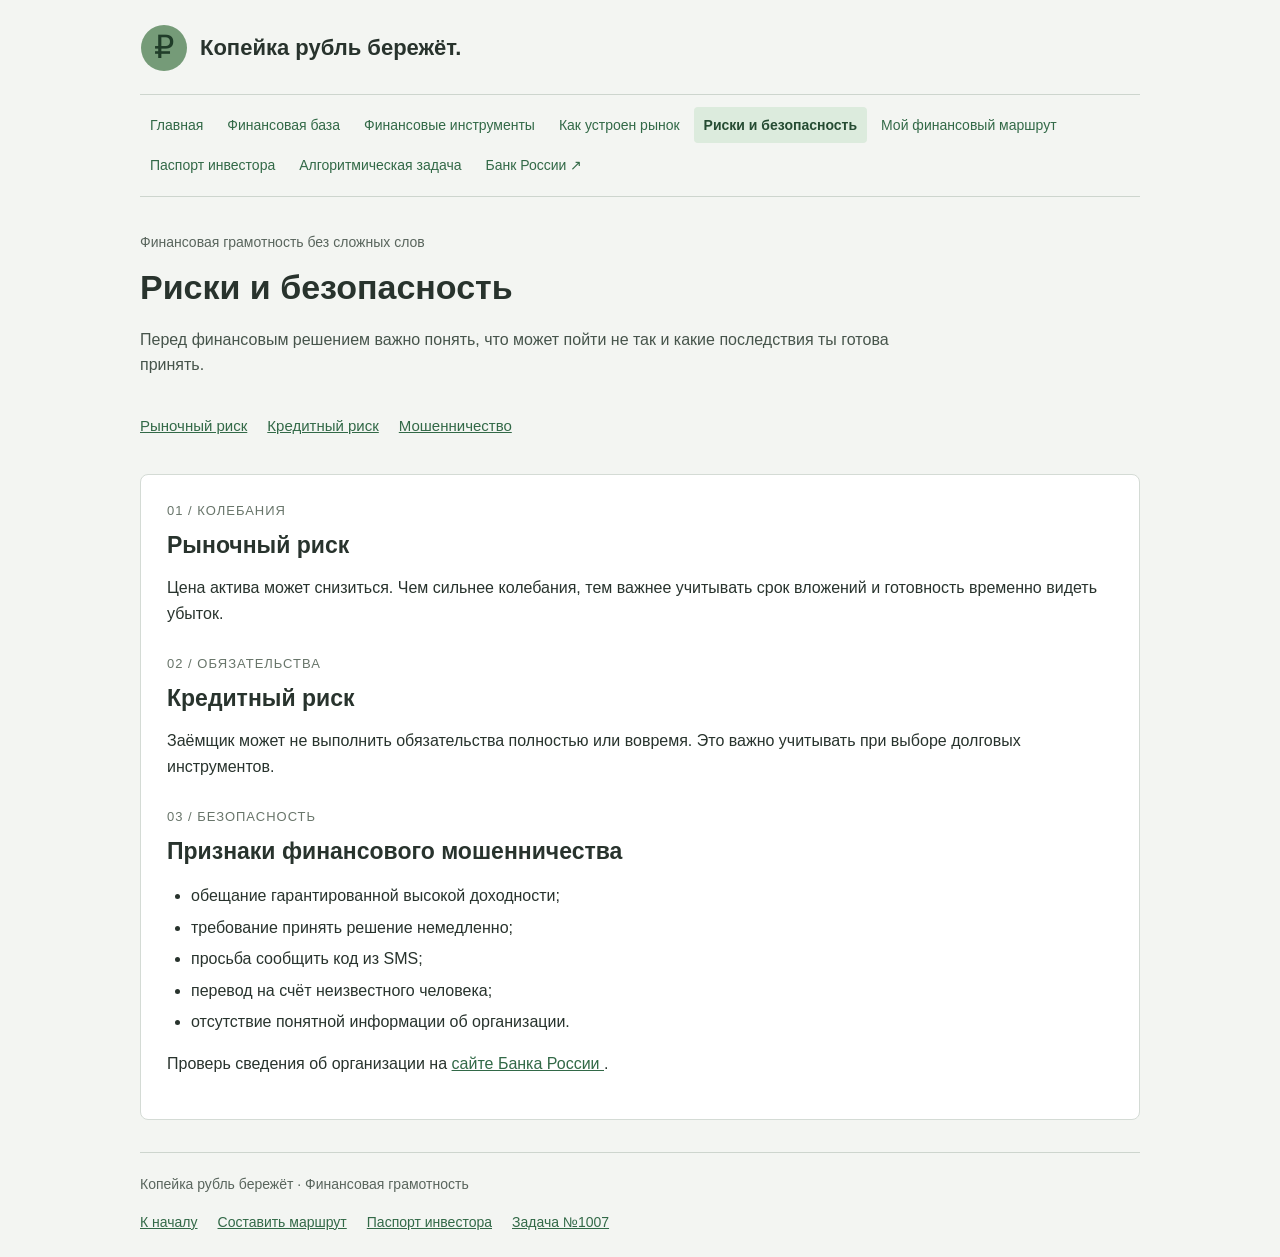
<file: safety.html>
<!DOCTYPE html>
<html lang="ru">
<head>
    <meta charset="UTF-8">
    <meta name="viewport" content="width=device-width, initial-scale=1">
    <title>Риски и безопасность</title>
    <link rel="stylesheet" href="style.css">
</head>

<body id="top">

<header class="header container">
    <a class="brand" href="index.html">
        <img src="images/logo.svg"
             alt="Монета со знаком рубля"
             width="48" height="48">
        Копейка рубль бережёт.
    </a>

    <nav class="primary-nav" aria-label="Основная навигация">
        <a href="index.html">Главная</a>
        <a href="basics.html">Финансовая база</a>
        <a href="instruments.html">Финансовые инструменты</a>
        <a href="market.html">Как устроен рынок</a>
        <a href="safety.html" class="active"
           aria-current="page">Риски и безопасность</a>
        <a href="planner.html">Мой финансовый маршрут</a>
        <a href="passport.html">Паспорт инвестора</a>
        <a href="task.html">Алгоритмическая задача</a>
        <a href="https://www.cbr.ru/"
           target="_blank" rel="noopener noreferrer">Банк России ↗</a>
    </nav>
</header>

<main class="container">
    <div class="hero">
        <span class="eyebrow">
            Финансовая грамотность без сложных слов
        </span>

        <h1>Риски и безопасность</h1>

        <p class="intro">
            Перед финансовым решением важно понять,
            что может пойти не так и какие последствия
            ты готова принять.
        </p>
    </div>

    <nav class="section-nav" aria-label="Разделы страницы">
        <a href="#market-risk">Рыночный риск</a>
        <a href="#credit-risk">Кредитный риск</a>
        <a href="#fraud">Мошенничество</a>
    </nav>

    <div class="cards">
        <section class="card" id="market-risk">
            <span class="card-number">01 / КОЛЕБАНИЯ</span>
            <h2>Рыночный риск</h2>

            <p>
                Цена актива может снизиться.
                Чем сильнее колебания, тем важнее учитывать
                срок вложений и готовность временно видеть убыток.
            </p>
        </section>

        <section class="card" id="credit-risk">
            <span class="card-number">02 / ОБЯЗАТЕЛЬСТВА</span>
            <h2>Кредитный риск</h2>

            <p>
                Заёмщик может не выполнить обязательства
                полностью или вовремя.
                Это важно учитывать при выборе долговых инструментов.
            </p>
        </section>

        <section class="card" id="fraud">
            <span class="card-number">03 / БЕЗОПАСНОСТЬ</span>
            <h2>Признаки финансового мошенничества</h2>

            <ul>
                <li>обещание гарантированной высокой доходности;</li>
                <li>требование принять решение немедленно;</li>
                <li>просьба сообщить код из SMS;</li>
                <li>перевод на счёт неизвестного человека;</li>
                <li>отсутствие понятной информации об организации.</li>
            </ul>

            <p>
                Проверь сведения об организации на
                <a href="https://www.cbr.ru/"
                   target="_blank" rel="noopener noreferrer">
                    сайте Банка России
                </a>.
            </p>
        </section>
    </div>
</main>

<footer class="footer container">
    <p>Копейка рубль бережёт · Финансовая грамотность</p>

    <nav aria-label="Навигация внизу страницы">
        <a href="#top">К началу</a>
        <a href="planner.html#route-form">Составить маршрут</a>
        <a href="passport.html">Паспорт инвестора</a>
        <a href="task.html">Задача №1007</a>
    </nav>
</footer>

</body>
</html>
</file>
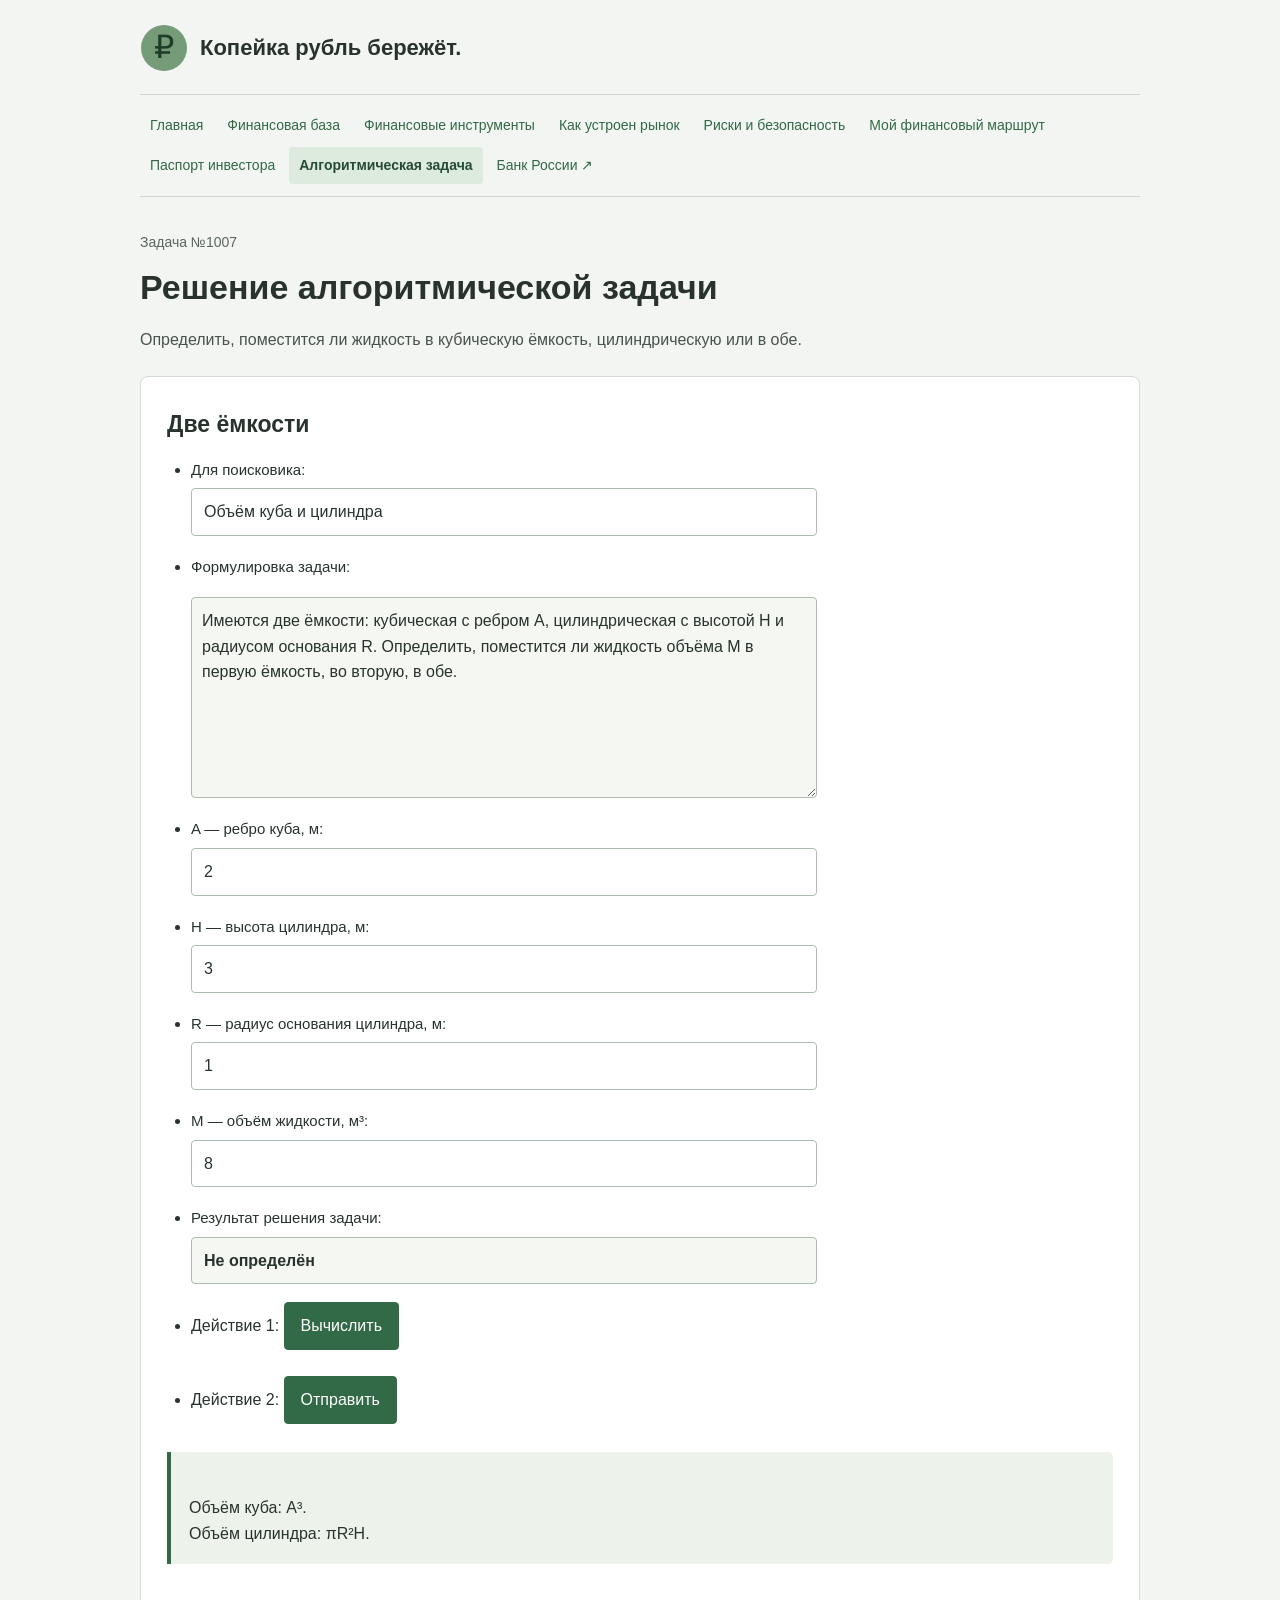
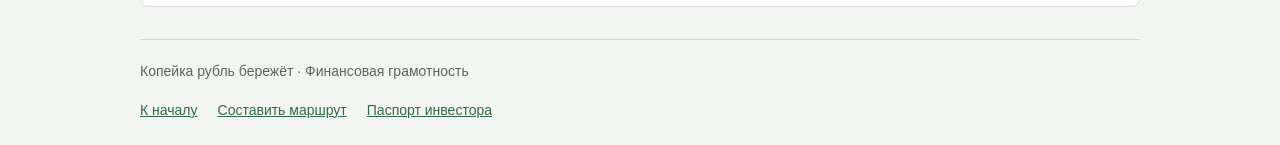
<file: task.html>
<!DOCTYPE html>
<html lang="ru">

<head>
    <meta charset="UTF-8">
    <meta name="viewport" content="width=device-width, initial-scale=1">
    <title>Решение алгоритмической задачи</title>
    <link rel="stylesheet" href="style.css">
</head>

<body id="top">

<header class="header container">
    <a class="brand" href="index.html">
        <img src="images/logo.svg"
             alt="Монета со знаком рубля"
             width="48"
             height="48">
        Копейка рубль бережёт.
    </a>

    <nav class="primary-nav" aria-label="Основная навигация">
        <a href="index.html">Главная</a>
        <a href="basics.html">Финансовая база</a>
        <a href="instruments.html">Финансовые инструменты</a>
        <a href="market.html">Как устроен рынок</a>
        <a href="safety.html">Риски и безопасность</a>
        <a href="planner.html">Мой финансовый маршрут</a>
        <a href="passport.html">Паспорт инвестора</a>
        <a href="task.html"
           class="active"
           aria-current="page">Алгоритмическая задача</a>
        <a href="https://www.cbr.ru/"
           target="_blank"
           rel="noopener noreferrer">Банк России ↗</a>
    </nav>
</header>

<main class="container">

    <div class="hero">
        <span class="eyebrow">Задача №1007</span>

        <h1>Решение алгоритмической задачи</h1>

        <p class="intro">
            Определить, поместится ли жидкость
            в кубическую ёмкость, цилиндрическую или в обе.
        </p>
    </div>

    <section class="form-card">
        <h2>Две ёмкости</h2>

        <form action="https://www.bing.com/search"
              method="get"
              target="_blank"
              rel="noopener noreferrer"
              id="task-form">

            <input type="hidden"
                   name="task_number"
                   value="1007">

            <ul>
                <li>
                    <p>
                        <label for="search">
                            Для поисковика:
                        </label>

                        <input type="text"
                               id="search"
                               name="q"
                               value="Объём куба и цилиндра"
                               required>
                    </p>
                </li>

                <li>
                    <p>
                        <label for="formulation">
                            Формулировка задачи:
                        </label>
                    </p>

                    <textarea id="formulation"
                              name="formulation"
                              rows="7"
                              readonly
                              style="box-sizing: border-box; width: 100%; padding: 10px; font: inherit; border: 1px solid #aebcaf; border-radius: 4px;">Имеются две ёмкости: кубическая с ребром A, цилиндрическая с высотой H и радиусом основания R. Определить, поместится ли жидкость объёма M в первую ёмкость, во вторую, в обе.</textarea>
                </li>

                <li>
                    <p>
                        <label for="a">A — ребро куба, м:</label>

                        <input type="number"
                               id="a"
                               name="cube_edge"
                               value="2"
                               min="0"
                               step="any"
                               required>
                    </p>
                </li>

                <li>
                    <p>
                        <label for="h">H — высота цилиндра, м:</label>

                        <input type="number"
                               id="h"
                               name="cylinder_height"
                               value="3"
                               min="0"
                               step="any"
                               required>
                    </p>
                </li>

                <li>
                    <p>
                        <label for="r">
                            R — радиус основания цилиндра, м:
                        </label>

                        <input type="number"
                               id="r"
                               name="cylinder_radius"
                               value="1"
                               min="0"
                               step="any"
                               required>
                    </p>
                </li>

                <li>
                    <p>
                        <label for="m">M — объём жидкости, м³:</label>

                        <input type="number"
                               id="m"
                               name="liquid_volume"
                               value="8"
                               min="0"
                               step="any"
                               required>
                    </p>
                </li>

                <li>
                    <p>
                        <label for="answer">
                            Результат решения задачи:
                        </label>

                        <input type="text"
                               id="answer"
                               name="result"
                               value="Не определён"
                               readonly>
                    </p>
                </li>

                <li>
                    <p>
                        Действие 1:
                        <button type="button" id="calculate-button">
                            Вычислить
                        </button>
                    </p>
                </li>

                <li>
                    <p>
                        Действие 2:
                        <button type="submit">
                            Отправить
                        </button>
                    </p>
                </li>
            </ul>

            <input type="hidden"
                   id="cube-volume"
                   name="cube_volume">

            <input type="hidden"
                   id="cylinder-volume"
                   name="cylinder_volume">

        </form>

        <p id="calculation"
           class="result-box"
           aria-live="polite">
            Объём куба: A³.
            Объём цилиндра: πR²H.
        </p>
    </section>

</main>

<footer class="footer container">
    <p>Копейка рубль бережёт · Финансовая грамотность</p>

    <nav aria-label="Навигация внизу страницы">
        <a href="#top">К началу</a>
        <a href="planner.html#route-form">Составить маршрут</a>
        <a href="passport.html">Паспорт инвестора</a>
    </nav>
</footer>

<script>
    const form = document.getElementById("task-form");
    const answer = document.getElementById("answer");
    const calculation = document.getElementById("calculation");

    function clearResult() {
        answer.value = "Не определён";
        document.getElementById("cube-volume").value = "";
        document.getElementById("cylinder-volume").value = "";
    }

    function calculate() {
        clearResult();

        if (!form.reportValidity()) {
            calculation.innerText = "Проверь заполнение полей.";
            return false;
        }

        const A = Number(document.getElementById("a").value);
        const H = Number(document.getElementById("h").value);
        const R = Number(document.getElementById("r").value);
        const M = Number(document.getElementById("m").value);

        if (
            !Number.isFinite(A) ||
            !Number.isFinite(H) ||
            !Number.isFinite(R) ||
            !Number.isFinite(M) ||
            A <= 0 ||
            H <= 0 ||
            R <= 0 ||
            M < 0
        ) {
            answer.value = "Ошибка исходных данных";

            calculation.innerText =
                "Ребро, высота и радиус должны быть больше нуля. " +
                "Объём жидкости должен быть не меньше нуля.";

            return false;
        }

        const cubeVolume = A ** 3;
        const cylinderVolume = Math.PI * R ** 2 * H;

        if (
            !Number.isFinite(cubeVolume) ||
            !Number.isFinite(cylinderVolume) ||
            cubeVolume === 0 ||
            cylinderVolume === 0
        ) {
            answer.value = "Ошибка исходных данных";

            calculation.innerText =
                "Размеры слишком велики или слишком малы для расчёта.";

            return false;
        }

        if (M <= cubeVolume && M <= cylinderVolume) {
            answer.value = "Поместится в обе ёмкости";
        } else if (M <= cubeVolume) {
            answer.value = "Поместится только в кубическую ёмкость";
        } else if (M <= cylinderVolume) {
            answer.value = "Поместится только в цилиндрическую ёмкость";
        } else {
            answer.value = "Не поместится ни в одну ёмкость";
        }

        document.getElementById("cube-volume").value =
            cubeVolume;

        document.getElementById("cylinder-volume").value =
            cylinderVolume;

        calculation.innerText =
            "Объём куба: " +
            cubeVolume.toLocaleString("ru-RU", {
                maximumSignificantDigits: 10
            }) +
            " м³.\nОбъём цилиндра: " +
            cylinderVolume.toLocaleString("ru-RU", {
                maximumSignificantDigits: 10
            }) +
            " м³.\n\n" +
            answer.value;

        return true;
    }

    document.getElementById("calculate-button")
        .addEventListener("click", calculate);

    form.addEventListener("submit", function (event) {

        if (!calculate()) {
            event.preventDefault();
        }
    });

    form.addEventListener("input", function () {
        clearResult();

        calculation.innerText =
            "Данные изменены. Нажми «Вычислить».";
    });
</script>

</body>
</html>
</file>
<file: style.css>
/* Общий вид сайта */

body {
    margin: 0;
    background-color: #f3f5f2;
    color: #28332d;
    font-family: Arial, sans-serif;
    font-size: 16px;
    line-height: 1.6;
}

.container {
    max-width: 1000px;
    margin: 0 auto;
    padding: 0 18px;
}

a {
    color: #326947;
}

a:hover {
    text-decoration: none;
}

img {
    max-width: 100%;
    height: auto;
}

h1 {
    margin: 12px 0 18px;
    font-size: 34px;
    line-height: 1.25;
}

h2 {
    margin: 6px 0 14px;
    font-size: 23px;
    line-height: 1.35;
}

p {
    margin: 0 0 16px;
}

/* Шапка сайта */

.header {
    padding-top: 24px;
}

.brand {
    display: flex;
    align-items: center;
    gap: 12px;
    color: #28332d;
    font-size: 22px;
    font-weight: bold;
    text-decoration: none;
}

.brand img {
    flex-shrink: 0;
}

/* Основная навигация */

.primary-nav {
    display: flex;
    flex-wrap: wrap;
    gap: 4px;
    margin-top: 22px;
    padding: 12px 0;
    border-top: 1px solid #cdd5ce;
    border-bottom: 1px solid #cdd5ce;
}

.primary-nav a {
    padding: 7px 10px;
    border-radius: 4px;
    font-size: 14px;
    text-decoration: none;
}

.primary-nav a:hover {
    background-color: #e6eee3;
}

.primary-nav .active {
    background-color: #dcebdd;
    color: #254b32;
    font-weight: bold;
}

/* Вступление на странице */

.hero {
    padding: 32px 0 24px;
}

.eyebrow {
    color: #59655d;
    font-size: 14px;
}

.intro {
    max-width: 780px;
    margin: 0;
    color: #46544b;
}

/* Навигация внутри страницы */

.section-nav {
    display: flex;
    flex-wrap: wrap;
    gap: 12px 20px;
    margin: 0 0 24px;
    padding: 12px 0;
}

.section-nav a {
    font-size: 15px;
}

.section-nav a[aria-current="page"] {
    font-weight: bold;
}

/* Разделы с текстом */

.cards,
.table-card,
.form-card {
    margin-bottom: 24px;
    padding: 26px;
    border: 1px solid #d4dbd5;
    border-radius: 8px;
    background-color: #ffffff;
}

.card {
    margin-bottom: 28px;
}

.card:last-child {
    margin-bottom: 0;
}

.card-number {
    display: block;
    margin-bottom: 8px;
    color: #68756a;
    font-size: 13px;
    letter-spacing: 1px;
}

.card ul,
.card ol {
    padding-left: 24px;
}

li {
    margin-bottom: 6px;
}

li ul {
    margin-top: 8px;
}

/* Изображения */

figure {
    margin: 24px 0;
}

figure img {
    border-radius: 6px;
}

figcaption {
    max-width: 780px;
    margin-top: 10px;
    color: #59655d;
    font-size: 14px;
}

/* Таблицы */

.table-card {
    overflow-x: auto;
}

table {
    width: 100%;
    border-collapse: collapse;
}

caption {
    margin-bottom: 12px;
    color: #59655d;
    text-align: left;
}

th,
td {
    padding: 12px;
    border: 1px solid #aebcaf;
    text-align: left;
    vertical-align: top;
}

th {
    background-color: #e3ece3;
}

td img {
    margin-right: 6px;
    vertical-align: middle;
}

tfoot td {
    font-size: 14px;
}

.finance-table {
    background-image: url("images/table-bg.svg");
}

/* Формы */

form {
    max-width: 650px;
}

form p {
    margin: 0 0 18px;
}

form ul {
    padding-left: 24px;
}

form li {
    margin-bottom: 18px;
}

.form-note {
    max-width: 680px;
    color: #59655d;
    font-size: 14px;
}

label {
    font-size: 15px;
}

input,
textarea,
button {
    font: inherit;
}

input[type="text"],
input[type="number"],
input[type="tel"],
input[type="email"],
input[type="date"],
input[type="password"],
textarea {
    display: block;
    box-sizing: border-box;
    width: 100%;
    min-width: 0;
    margin-top: 6px;
    padding: 10px 12px;
    border: 1px solid #aebcaf;
    border-radius: 4px;
    background-color: #ffffff;
    color: #28332d;
}

textarea {
    min-height: 130px;
    resize: vertical;
}

input[readonly],
textarea[readonly] {
    background-color: #f5f7f2;
}

input[type="radio"],
input[type="checkbox"] {
    margin-right: 6px;
    accent-color: #326947;
}

fieldset {
    min-width: 0;
    margin: 0 0 20px;
    padding: 16px;
    border: 1px solid #aebcaf;
    border-radius: 4px;
}

fieldset p:last-child {
    margin-bottom: 0;
}

legend {
    padding: 0 7px;
    color: #326947;
    font-weight: bold;
}

/* Кнопки */

button,
.button-link {
    display: inline-block;
    margin: 0 8px 8px 0;
    padding: 10px 16px;
    border: 1px solid #326947;
    border-radius: 4px;
    background-color: #326947;
    color: #ffffff;
    text-decoration: none;
    cursor: pointer;
}

button:hover,
.button-link:hover {
    background-color: #28573a;
}

button[type="reset"] {
    background-color: #ffffff;
    color: #326947;
}

button[type="reset"]:hover {
    background-color: #edf3eb;
}

input:focus-visible,
textarea:focus-visible,
button:focus-visible,
a:focus-visible {
    outline: 2px solid #326947;
    outline-offset: 3px;
}

/* Результаты вычислений и считывания DOM */

.result-box {
    margin-top: 20px;
    padding: 18px;
    border-left: 4px solid #326947;
    border-radius: 0 5px 5px 0;
    background-color: #edf3eb;
    color: #28332d;
    white-space: pre-line;
    overflow-wrap: anywhere;
}

#answer {
    font-weight: bold;
}

/* Команды для консоли */

pre {
    overflow-x: auto;
    margin: 18px 0;
    padding: 16px;
    border: 1px solid #d4dbd5;
    border-radius: 5px;
    background-color: #f3f5f2;
    font-size: 13px;
    line-height: 1.8;
}

code {
    font-family: Consolas, monospace;
}

/* Паспорт инвестора */

.passport-book {
    display: flex;
    flex-wrap: wrap;
    margin-bottom: 24px;
    border: 2px solid #326947;
    border-radius: 10px;
    overflow: hidden;
    background-color: #fffdf5;
}

.passport-page {
    flex: 1 1 280px;
    min-width: 0;
    padding: 28px;
    border: 1px solid #d8ddcf;
}

.passport-page h2 {
    max-width: 320px;
    font-family: Georgia, serif;
    font-size: 28px;
    line-height: 1.3;
}

.passport-page p {
    margin-bottom: 14px;
}

.passport-page p span {
    font-weight: bold;
}

.passport-symbol {
    margin: 16px 0;
    color: #326947;
    font-family: Georgia, serif;
    font-size: 64px;
    line-height: 1.2;
}

.passport-avatar {
    display: block;
    width: 130px;
    height: 150px;
    margin: 24px 0;
    border: 1px solid #aebcaf;
    border-radius: 6px;
}

.passport-details {
    margin-top: 22px;
    font-size: 15px;
}

.passport-details strong {
    display: block;
    margin-top: 16px;
    margin-bottom: 3px;
    color: #326947;
}

.passport-stamp {
    display: inline-block;
    margin-top: 26px;
    padding: 9px 12px;
    border: 2px solid #326947;
    color: #326947;
    font-size: 12px;
    font-weight: bold;
    letter-spacing: 1px;
}

.passport-number {
    margin-top: 24px;
    color: #68756a;
    font-size: 11px;
    letter-spacing: 1px;
    overflow-wrap: anywhere;
}

/* Нижняя часть сайта */

.footer {
    margin-top: 32px;
    padding-bottom: 24px;
    color: #59655d;
    font-size: 14px;
}

.footer p {
    padding-top: 20px;
    border-top: 1px solid #cdd5ce;
}

.footer nav {
    display: flex;
    flex-wrap: wrap;
    gap: 12px 20px;
    margin-top: 16px;
}

/* Отображение на телефонах */

@media (max-width: 600px) {
    .container {
        padding-right: 14px;
        padding-left: 14px;
    }

    .brand {
        font-size: 18px;
    }

    .brand img {
        width: 40px;
        height: 40px;
    }

    h1 {
        font-size: 27px;
    }

    h2 {
        font-size: 21px;
    }

    .hero {
        padding-top: 24px;
    }

    .primary-nav a {
        padding: 7px 8px;
        font-size: 13px;
    }

    .cards,
    .table-card,
    .form-card,
    .passport-page {
        padding: 18px;
    }

    .passport-page h2 {
        font-size: 25px;
    }

    th,
    td {
        padding: 9px;
        font-size: 14px;
    }

    form ul {
        padding-left: 18px;
    }
}
</file>
